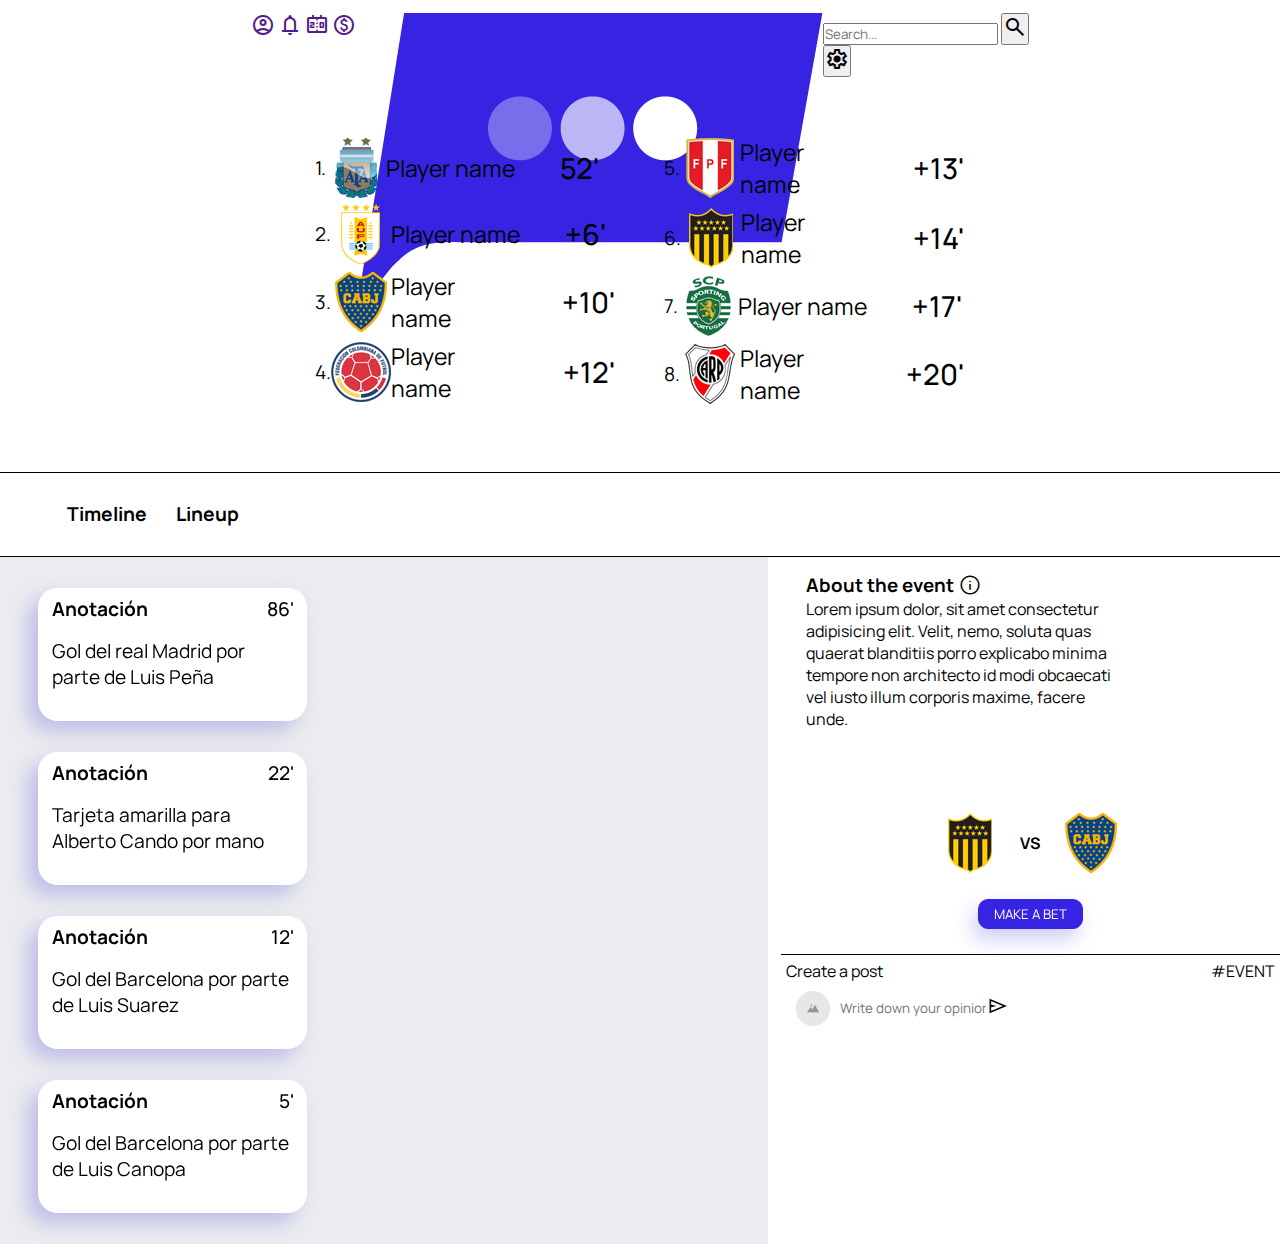
<file: event-by-mark-loged.html>
<!DOCTYPE html>
<html lang="en">

<head>
    <meta charset="UTF-8">
    <meta http-equiv="X-UA-Compatible" content="IE=edge">
    <meta name="viewport" content="width=device-width, initial-scale=1.0">
    <link rel="stylesheet"
        href="https://fonts.googleapis.com/css2?family=Material+Symbols+Outlined:opsz,wght,FILL,GRAD@20..48,100..700,0..1,-50..200" />
    <link rel="stylesheet" href="/assets/css/event-by-mark.css">
    <title>Document</title>
</head>

<body>
    <main>
        <header>

            <nav>
                
                <div class="log-in-header-nav-container-1">
        
                    <a href=""><span class="material-symbols-outlined">account_circle</span></a>
                    <a href=""><span class="material-symbols-outlined">notifications</span></a>
                    <a href=""><span class="material-symbols-outlined">scoreboard</span></a>
                    <a href=""><span class="material-symbols-outlined">monetization_on</span></a>
        
                </div>
        
                <a href="" class="nav-logo"><img src="./assets/img/logo/Recurso 20.png"></a>
        
                <div class="log-in-header-nav-container-2">
        
                    <form action="" class="nav-searchbar">
        
                        <input type="text" placeholder="Search..." name="search">
                        <button type="submit"><span class="material-symbols-outlined">search</span></button>
        
                    </form>
        
                    <button><span class="material-symbols-outlined">settings</span></button></li>
                    
                </div>
        
            </nav>
        
        </header>

        <section class="resultDisplay">
            <ul>
                <li>1.
                    <img src="./assets/img/photos/team-logos/60px/argentina.png">
                    <p class="name">Player name</p>
                    <p class="time">52'</p>
                </li>
                <li>2.
                    <img src="./assets/img/photos/team-logos/60px/uruguay.png">
                    <p class="name">Player name</p>
                    <p class="time">+6'</p>
                </li>
                <li>3.
                    <img src="./assets/img/photos/team-logos/60px/boca.png">
                    <p class="name">Player name</p>
                    <p class="time">+10'</p>
                </li>
                <li>4.
                    <img src="./assets/img/photos/team-logos/60px/colombia.png">
                    <p class="name">Player name</p>
                    <p class="time">+12'</p>
                </li>
            </ul>
            <ul>
                <li>5.
                    <img src="./assets/img/photos/team-logos/60px/peru.png">
                    <p class="name">Player name</p>
                    <p class="time">+13'</p>
                </li>
                <li>6.
                    <img src="./assets/img/photos/team-logos/60px/peñarol.png">
                    <p class="name">Player name</p>
                    <p class="time">+14'</p>
                </li>
                <li>7.
                    <img src="./assets/img/photos/team-logos/60px/portugal.png">
                    <p class="name">Player name</p>
                    <p class="time">+17'</p>
                </li>
                <li>8.
                    <img src="./assets/img/photos/team-logos/60px/river.png">
                    <p class="name">Player name</p>
                    <p class="time">+20'</p>
                </li>
            </ul>
        </section>
        <section class="innerNav">
            <ul>
                <li>Timeline</li>
                <li>Lineup</li>
            </ul>
        </section>
        <section class="display">
            <div class="renderArea">
                <div class="card">
                    <div class="title">
                        <p>Anotación</p>
                        <p class="minuto">86'</p>
                    </div>
                    <p class="info">Gol del real Madrid por parte de Luis Peña</p>
                </div>
                <div class="card">
                    <div class="title">
                        <p>Anotación</p>
                        <p class="minuto">22'</p>
                    </div>
                    <p class="info">Tarjeta amarilla para Alberto Cando por mano</p>
                </div>
                <div class="card">
                    <div class="title">
                        <p>Anotación</p>
                        <p class="minuto">12'</p>
                    </div>
                    <p class="info">Gol del Barcelona por parte de Luis Suarez</p>
                </div>
                <div class="card">
                    <div class="title">
                        <p>Anotación</p>
                        <p class="minuto">5'</p>
                    </div>
                    <p class="info">Gol del Barcelona por parte de Luis Canopa</p>
                </div>
            </div>
            <div class="sideData">
                <div class="about">
                    <h3>About the event<span class="material-symbols-outlined">
                            info
                        </span></h3>
                    <p>Lorem ipsum dolor, sit amet consectetur adipisicing elit. Velit, nemo, soluta quas quaerat
                        blanditiis porro explicabo minima tempore non architecto id modi obcaecati vel iusto illum
                        corporis maxime, facere unde.</p>
                </div>
                <div class="bet">
                    <div class="vs">
                        <img src="./assets/img/photos/team-logos/60px/peñarol.png">
                        <p>VS</p>
                        <img src="./assets/img/photos/team-logos/60px/boca.png">
                    </div>
                    <button>MAKE A BET</button>
                </div>
                <div class="post">
                    <div class="cta">
                        <p>Create a post</p>
                        <p>#EVENT</p>
                    </div>
                    <form>
                        <img src="./assets/img/placeholder.png">
                        <input type="text" placeholder="Write down your opinion here.">
                        <button> <span class="material-symbols-outlined">
                                send
                            </span></button>
                    </form>
                </div>
            </div>
        </section>
    </main>
</body>

</html>
</file>
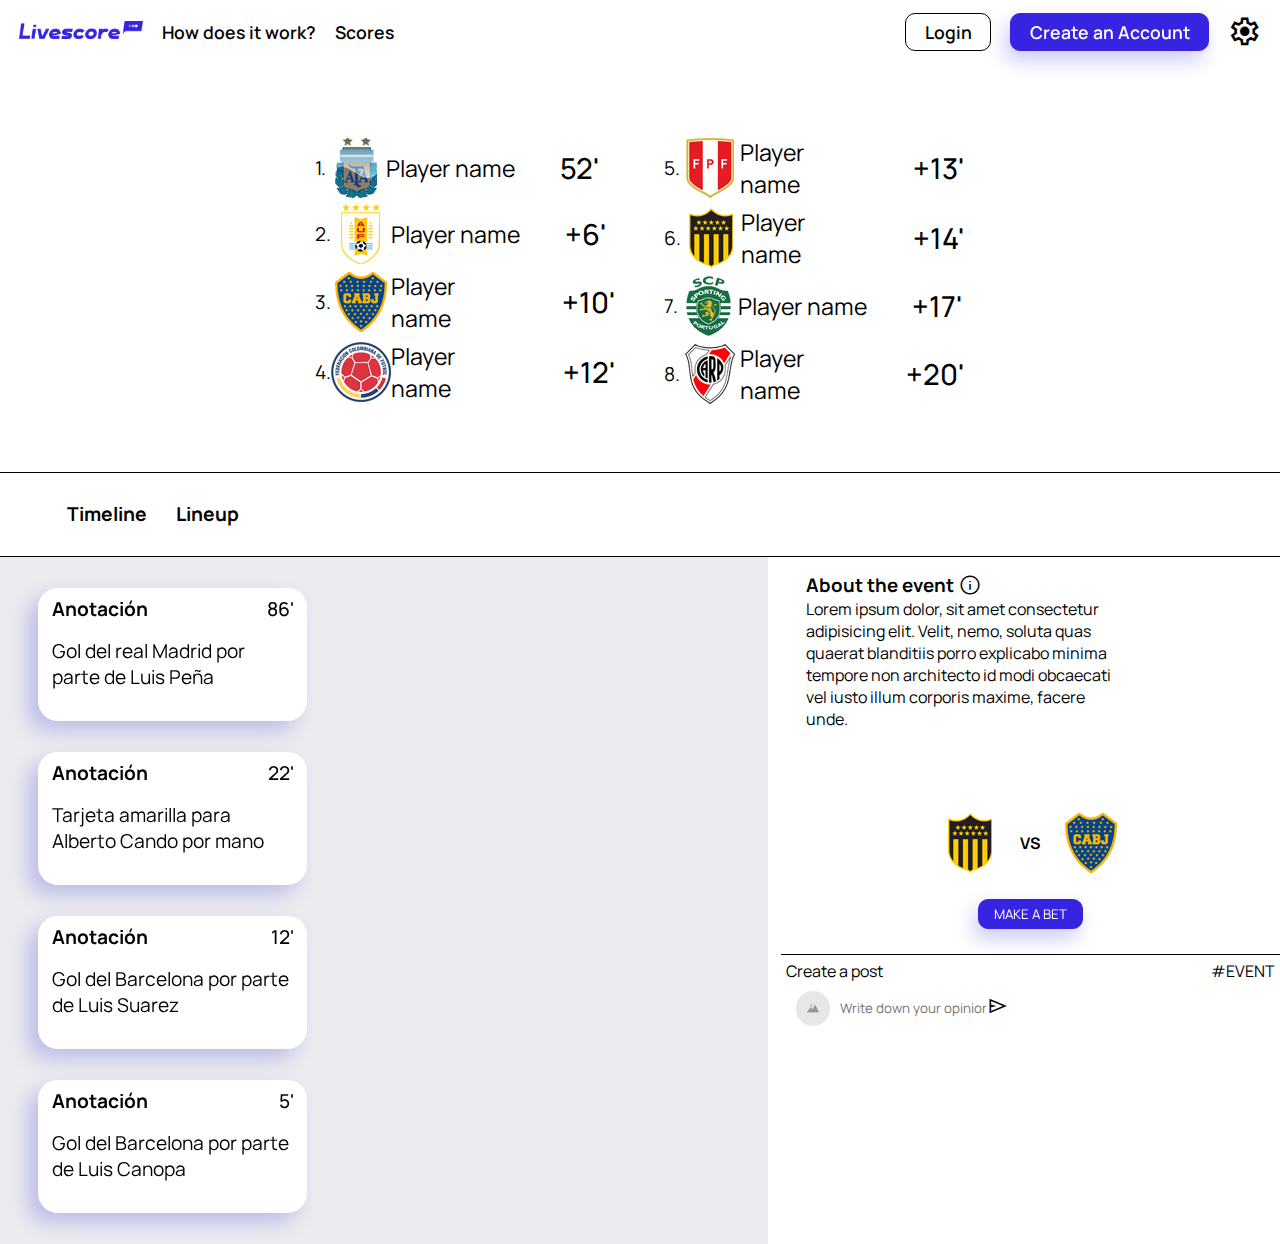
<file: event-by-mark.html>
<!DOCTYPE html>
<html lang="en">

<head>
    <meta charset="UTF-8">
    <meta http-equiv="X-UA-Compatible" content="IE=edge">
    <meta name="viewport" content="width=device-width, initial-scale=1.0">
    <link rel="stylesheet"
        href="https://fonts.googleapis.com/css2?family=Material+Symbols+Outlined:opsz,wght,FILL,GRAD@20..48,100..700,0..1,-50..200" />
    <link rel="stylesheet" href="./assets/css/event-by-mark.css">
    <title>Document</title>
</head>

<body>
    <main>
        <header>

            <nav>

                <div class="header-nav-container-1">

                    <a href=""><img src="./assets/img/logo/Recurso 19.png"></a>
                    <a href="">How does it work?</a>
                    <a href="">Scores</a>

                </div>

                <div class="header-nav-container-2">

                    <a href="" class="login-btn">Login</a>
                    <a href="" class="signup-btn">Create an Account</a>
                    <button><span class="material-symbols-outlined">settings</span></button></li>

                </div>

            </nav>

        </header>

        <section class="resultDisplay">
            <ul>
                <li>1.
                    <img src="./assets/img/photos/team-logos/60px/argentina.png">
                    <p class="name">Player name</p>
                    <p class="time">52'</p>
                </li>
                <li>2.
                    <img src="./assets/img/photos/team-logos/60px/uruguay.png">
                    <p class="name">Player name</p>
                    <p class="time">+6'</p>
                </li>
                <li>3.
                    <img src="./assets/img/photos/team-logos/60px/boca.png">
                    <p class="name">Player name</p>
                    <p class="time">+10'</p>
                </li>
                <li>4.
                    <img src="./assets/img/photos/team-logos/60px/colombia.png">
                    <p class="name">Player name</p>
                    <p class="time">+12'</p>
                </li>
            </ul>
            <ul>
                <li>5.
                    <img src="./assets/img/photos/team-logos/60px/peru.png">
                    <p class="name">Player name</p>
                    <p class="time">+13'</p>
                </li>
                <li>6.
                    <img src="./assets/img/photos/team-logos/60px/peñarol.png">
                    <p class="name">Player name</p>
                    <p class="time">+14'</p>
                </li>
                <li>7.
                    <img src="./assets/img/photos/team-logos/60px/portugal.png">
                    <p class="name">Player name</p>
                    <p class="time">+17'</p>
                </li>
                <li>8.
                    <img src="./assets/img/photos/team-logos/60px/river.png">
                    <p class="name">Player name</p>
                    <p class="time">+20'</p>
                </li>
            </ul>
        </section>
        <section class="innerNav">
            <ul>
                <li>Timeline</li>
                <li>Lineup</li>
            </ul>
        </section>
        <section class="display">
            <div class="renderArea">
                <div class="card">
                    <div class="title">
                        <p>Anotación</p>
                        <p class="minuto">86'</p>
                    </div>
                    <p class="info">Gol del real Madrid por parte de Luis Peña</p>
                </div>
                <div class="card">
                    <div class="title">
                        <p>Anotación</p>
                        <p class="minuto">22'</p>
                    </div>
                    <p class="info">Tarjeta amarilla para Alberto Cando por mano</p>
                </div>
                <div class="card">
                    <div class="title">
                        <p>Anotación</p>
                        <p class="minuto">12'</p>
                    </div>
                    <p class="info">Gol del Barcelona por parte de Luis Suarez</p>
                </div>
                <div class="card">
                    <div class="title">
                        <p>Anotación</p>
                        <p class="minuto">5'</p>
                    </div>
                    <p class="info">Gol del Barcelona por parte de Luis Canopa</p>
                </div>
            </div>
            <div class="sideData">
                <div class="about">
                    <h3>About the event<span class="material-symbols-outlined">
                            info
                        </span></h3>
                    <p>Lorem ipsum dolor, sit amet consectetur adipisicing elit. Velit, nemo, soluta quas quaerat
                        blanditiis porro explicabo minima tempore non architecto id modi obcaecati vel iusto illum
                        corporis maxime, facere unde.</p>
                </div>
                <div class="bet">
                    <div class="vs">
                        <img src="./assets/img/photos/team-logos/60px/peñarol.png">
                        <p>VS</p>
                        <img src="./assets/img/photos/team-logos/60px/boca.png">
                    </div>
                    <button>MAKE A BET</button>
                </div>
                <div class="post">
                    <div class="cta">
                        <p>Create a post</p>
                        <p>#EVENT</p>
                    </div>
                    <form>
                        <img src="./assets/img/placeholder.png">
                        <input type="text" placeholder="Write down your opinion here.">
                        <button> <span class="material-symbols-outlined">
                                send
                            </span></button>
                    </form>
                </div>
            </div>
        </section>
    </main>
</body>

</html>
</file>
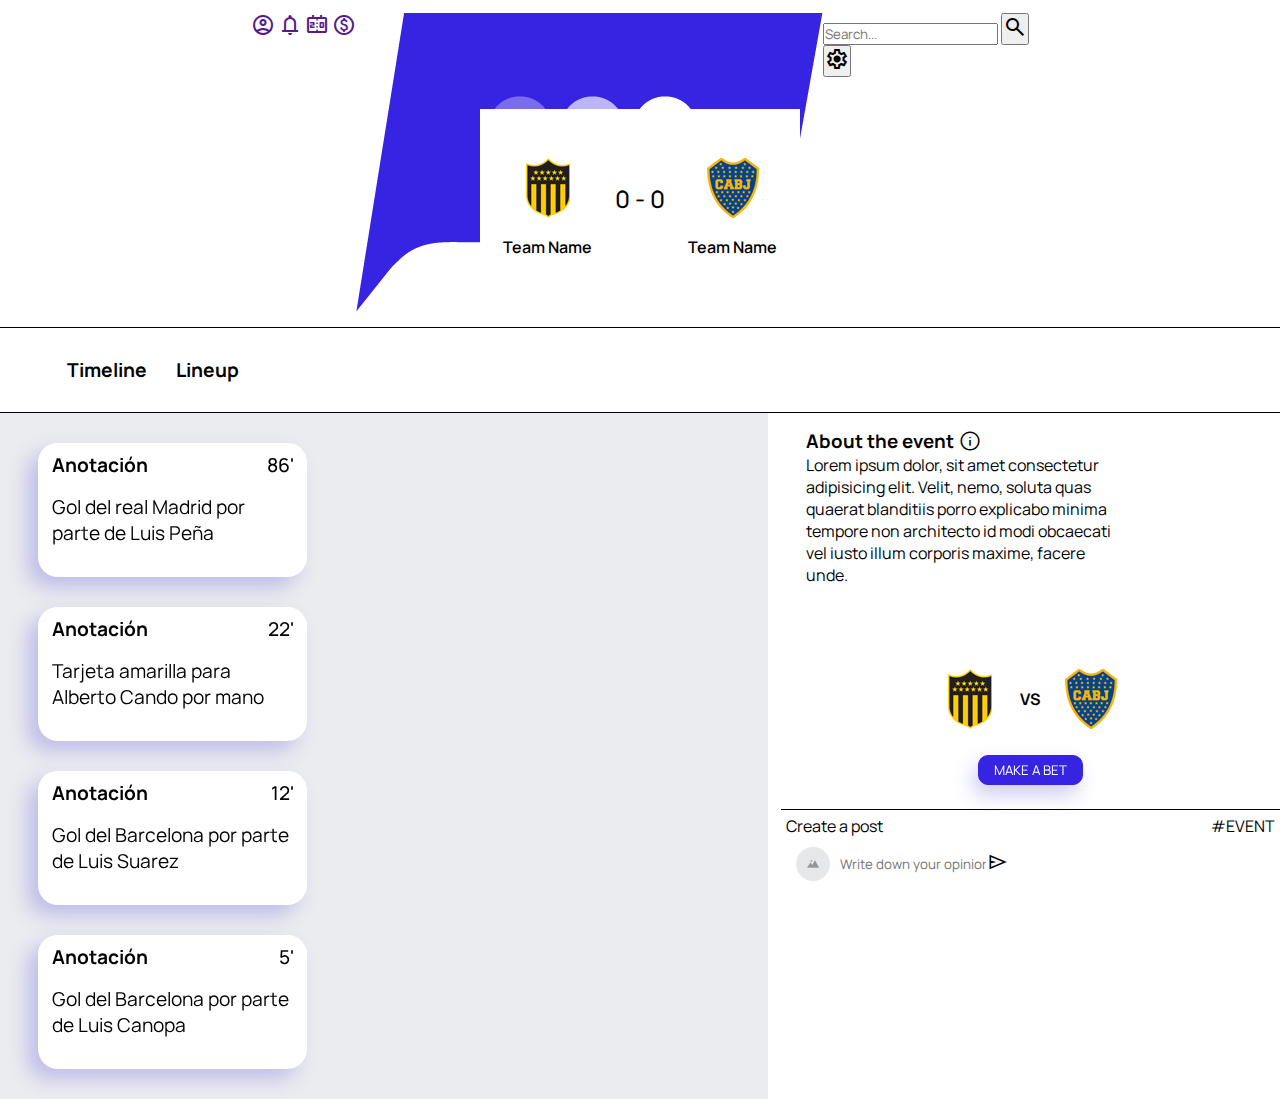
<file: event-by-score-loged.html>
<!DOCTYPE html>
<html lang="en">

<head>
    <meta charset="UTF-8">
    <meta http-equiv="X-UA-Compatible" content="IE=edge">
    <meta name="viewport" content="width=device-width, initial-scale=1.0">
    <link rel="stylesheet"
        href="https://fonts.googleapis.com/css2?family=Material+Symbols+Outlined:opsz,wght,FILL,GRAD@20..48,100..700,0..1,-50..200" />
    <link rel="stylesheet" href="./assets/css/event-by-score-css.css">
    <title>Document</title>
</head>

<body>
    <main>
        <header>

            <nav>
                
                <div class="log-in-header-nav-container-1">
        
                    <a href=""><span class="material-symbols-outlined">account_circle</span></a>
                    <a href=""><span class="material-symbols-outlined">notifications</span></a>
                    <a href=""><span class="material-symbols-outlined">scoreboard</span></a>
                    <a href=""><span class="material-symbols-outlined">monetization_on</span></a>
        
                </div>
        
                <a href="" class="nav-logo"><img src="./assets/img/logo/Recurso 20.png"></a>
        
                <div class="log-in-header-nav-container-2">
        
                    <form action="" class="nav-searchbar">
        
                        <input type="text" placeholder="Search..." name="search">
                        <button type="submit"><span class="material-symbols-outlined">search</span></button>
        
                    </form>
        
                    <button><span class="material-symbols-outlined">settings</span></button></li>
                    
                </div>
        
            </nav>
        
        </header>
        
        <section class="resultDisplay">
            <div class="event-container">
            
                <div class="event-holder">
            
                    <div class="team-holder">
            
                        <img src="./assets/img/photos/team-logos/60px/peñarol.png" class="team-logo">
                        <a href="" class="team-name">Team Name</a>
            
                    </div>
            
                    <div class="score-holder">
            
                        <p class="event-score">0 - 0</p>
            
                    </div>
            
                    <div class="team-holder">
            
                        <img src="./assets/img/photos/team-logos/60px/boca.png" class="team-logo">
                        <a href="" class="team-name">Team Name</a>
                        
                    </div>
            
                </div>
            
            </div>
        </section>
        <section class="innerNav">
            <ul>
                <li>Timeline</li>
                <li>Lineup</li>
            </ul>
        </section>
        <section class="display">
            <div class="renderArea">
                <div class="card">
                    <div class="title">
                        <p>Anotación</p>
                        <p class="minuto">86'</p>
                    </div>
                    <p class="info">Gol del real Madrid por parte de Luis Peña</p>
                </div>
                <div class="card">
                    <div class="title">
                        <p>Anotación</p>
                        <p class="minuto">22'</p>
                    </div>
                    <p class="info">Tarjeta amarilla para Alberto Cando por mano</p>
                </div>
                <div class="card">
                    <div class="title">
                        <p>Anotación</p>
                        <p class="minuto">12'</p>
                    </div>
                    <p class="info">Gol del Barcelona por parte de Luis Suarez</p>
                </div>
                <div class="card">
                    <div class="title">
                        <p>Anotación</p>
                        <p class="minuto">5'</p>
                    </div>
                    <p class="info">Gol del Barcelona por parte de Luis Canopa</p>
                </div>
            </div>
            <div class="sideData">
                <div class="about">
                    <h3>About the event<span class="material-symbols-outlined">
                            info
                        </span></h3>
                    <p>Lorem ipsum dolor, sit amet consectetur adipisicing elit. Velit, nemo, soluta quas quaerat
                        blanditiis porro explicabo minima tempore non architecto id modi obcaecati vel iusto illum
                        corporis maxime, facere unde.</p>
                </div>
                <div class="bet">
                    <div class="vs">
                        <img src="./assets/img/photos/team-logos/60px/peñarol.png">
                        <p>VS</p>
                        <img src="./assets/img/photos/team-logos/60px/boca.png">
                    </div>
                    <button>MAKE A BET</button>
                </div>
                <div class="post">
                    <div class="cta"><p>Create a post</p> <p>#EVENT</p></div>
                    <form>
                        <img src="./assets/img/placeholder.png">
                        <input type="text" placeholder="Write down your opinion here.">
                        <button>  <span class="material-symbols-outlined">
                            send
                            </span></button>
                    </form>
                </div>
            </div>
        </section>
    </main>
</body>

</html>
</file>
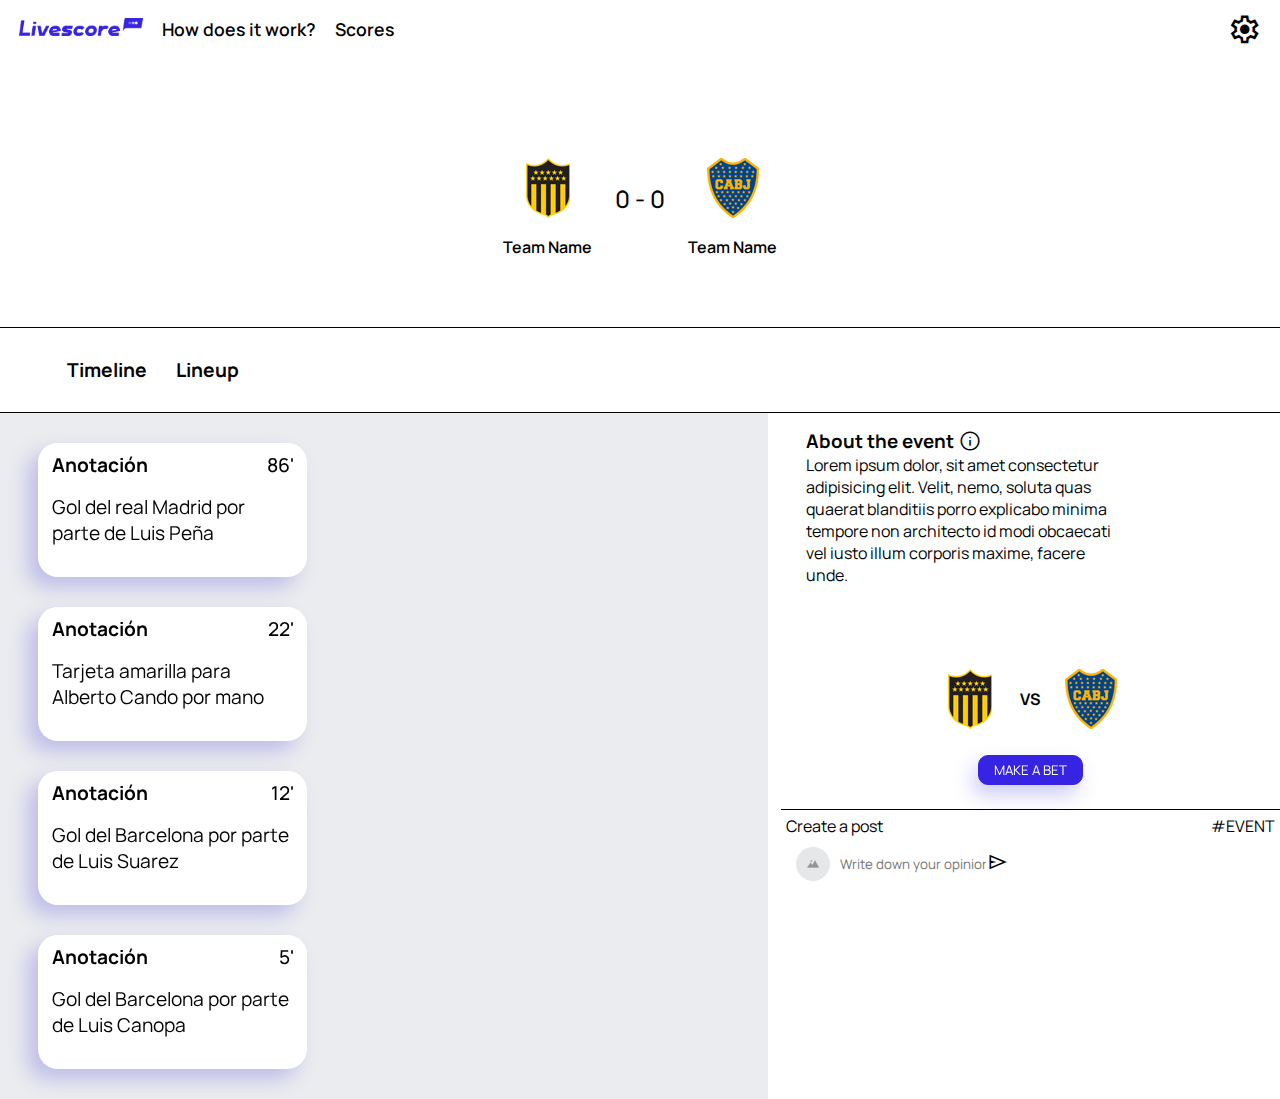
<file: event-by-score.html>
<!DOCTYPE html>
<html lang="en">

<head>
    <meta charset="UTF-8">
    <meta http-equiv="X-UA-Compatible" content="IE=edge">
    <meta name="viewport" content="width=device-width, initial-scale=1.0">
    <link rel="stylesheet"
        href="https://fonts.googleapis.com/css2?family=Material+Symbols+Outlined:opsz,wght,FILL,GRAD@20..48,100..700,0..1,-50..200" />
    <link rel="stylesheet" href="./assets/css/event-by-score-css.css">
    <title>Document</title>
</head>

<body>
    <main>
        <header>
            <nav>
                
                <div class="header-nav-container-1">
                    <a href="asd123"><img src="./assets/img/logo/Recurso 19.png"></a>
                    <a href="">How does it work?</a>
                    <a href="">Scores</a>
                </div>
    
                <div class="header-nav-container-2">
                    <button><span class="material-symbols-outlined">settings</span></button></li>
                </div>
    
            </nav>
        </header>
        
        <section class="resultDisplay">
            <div class="event-container">
            
                <div class="event-holder">
            
                    <div class="team-holder">
            
                        <img src="./assets/img/photos/team-logos/60px/peñarol.png" class="team-logo">
                        <a href="" class="team-name">Team Name</a>
            
                    </div>
            
                    <div class="score-holder">
            
                        <p class="event-score">0 - 0</p>
            
                    </div>
            
                    <div class="team-holder">
            
                        <img src="./assets/img/photos/team-logos/60px/boca.png" class="team-logo">
                        <a href="" class="team-name">Team Name</a>
                        
                    </div>
            
                </div>
            
            </div>
        </section>
        <section class="innerNav">
            <ul>
                <li>Timeline</li>
                <li>Lineup</li>
            </ul>
        </section>
        <section class="display">
            <div class="renderArea">
                <div class="card">
                    <div class="title">
                        <p>Anotación</p>
                        <p class="minuto">86'</p>
                    </div>
                    <p class="info">Gol del real Madrid por parte de Luis Peña</p>
                </div>
                <div class="card">
                    <div class="title">
                        <p>Anotación</p>
                        <p class="minuto">22'</p>
                    </div>
                    <p class="info">Tarjeta amarilla para Alberto Cando por mano</p>
                </div>
                <div class="card">
                    <div class="title">
                        <p>Anotación</p>
                        <p class="minuto">12'</p>
                    </div>
                    <p class="info">Gol del Barcelona por parte de Luis Suarez</p>
                </div>
                <div class="card">
                    <div class="title">
                        <p>Anotación</p>
                        <p class="minuto">5'</p>
                    </div>
                    <p class="info">Gol del Barcelona por parte de Luis Canopa</p>
                </div>
            </div>
            <div class="sideData">
                <div class="about">
                    <h3>About the event<span class="material-symbols-outlined">
                            info
                        </span></h3>
                    <p>Lorem ipsum dolor, sit amet consectetur adipisicing elit. Velit, nemo, soluta quas quaerat
                        blanditiis porro explicabo minima tempore non architecto id modi obcaecati vel iusto illum
                        corporis maxime, facere unde.</p>
                </div>
                <div class="bet">
                    <div class="vs">
                        <img src="./assets/img/photos/team-logos/60px/peñarol.png">
                        <p>VS</p>
                        <img src="./assets/img/photos/team-logos/60px/boca.png">
                    </div>
                    <button>MAKE A BET</button>
                </div>
                <div class="post">
                    <div class="cta"><p>Create a post</p> <p>#EVENT</p></div>
                    <form>
                        <img src="./assets/img/placeholder.png">
                        <input type="text" placeholder="Write down your opinion here.">
                        <button>  <span class="material-symbols-outlined">
                            send
                            </span></button>
                    </form>
                </div>
            </div>
        </section>
    </main>
</body>

</html>
</file>
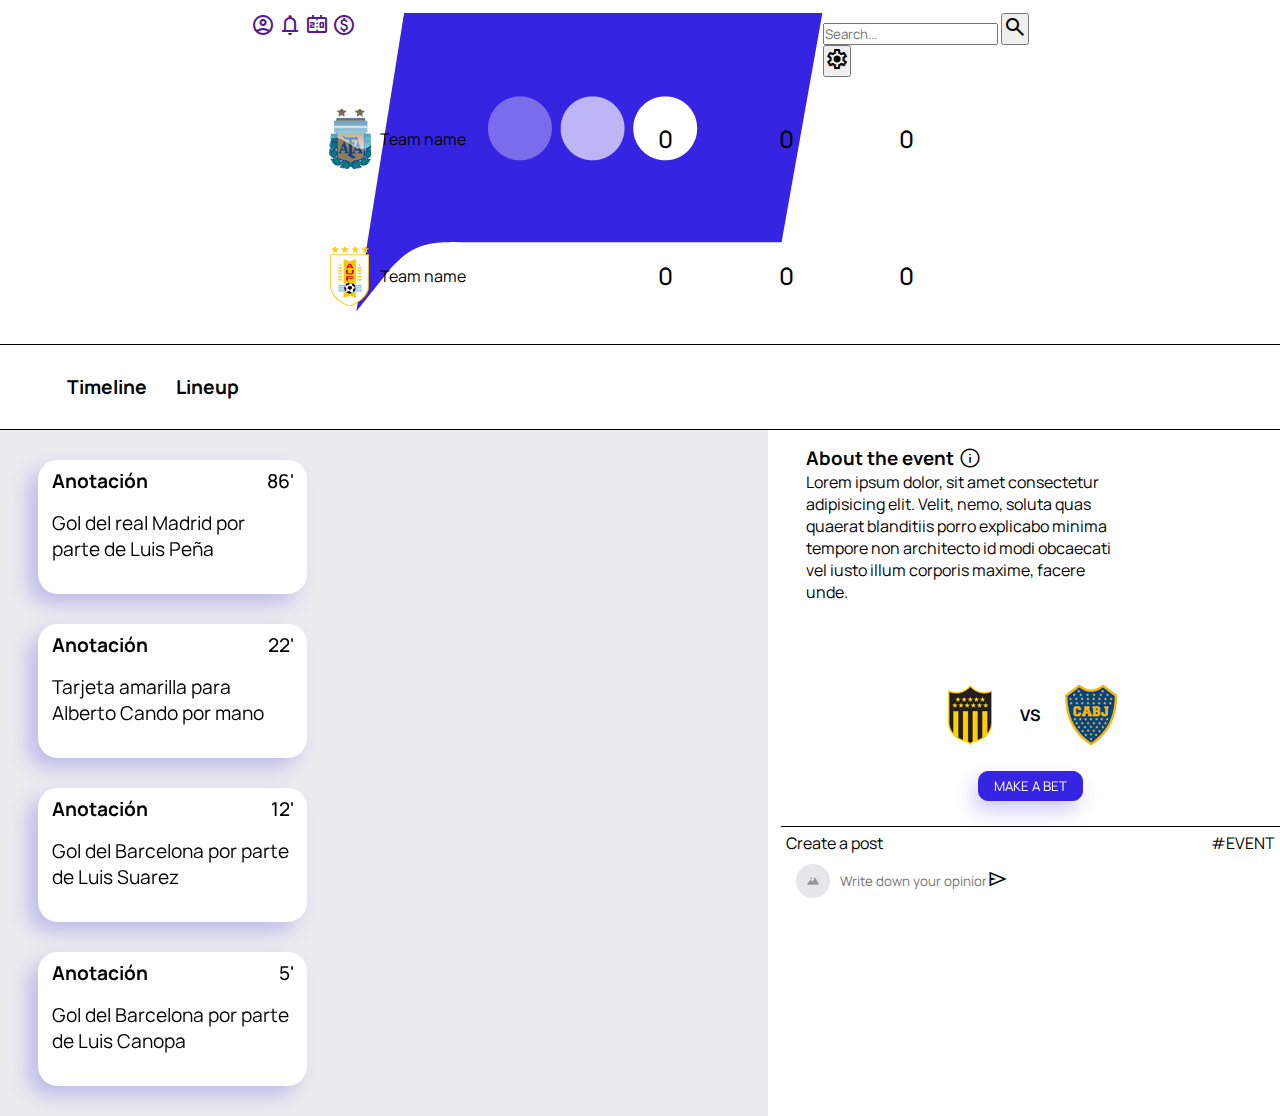
<file: event-by-set-loged.html>
<!DOCTYPE html>
<html lang="en">

<head>
    <meta charset="UTF-8">
    <meta http-equiv="X-UA-Compatible" content="IE=edge">
    <meta name="viewport" content="width=device-width, initial-scale=1.0">
    <link rel="stylesheet"
        href="https://fonts.googleapis.com/css2?family=Material+Symbols+Outlined:opsz,wght,FILL,GRAD@20..48,100..700,0..1,-50..200" />
    <link rel="stylesheet" href="./assets/css/event-by-set.css">
    <title>Document</title>
</head>

<body>
    <main>
        <header>

            <nav>
                
                <div class="log-in-header-nav-container-1">
        
                    <a href=""><span class="material-symbols-outlined">account_circle</span></a>
                    <a href=""><span class="material-symbols-outlined">notifications</span></a>
                    <a href=""><span class="material-symbols-outlined">scoreboard</span></a>
                    <a href=""><span class="material-symbols-outlined">monetization_on</span></a>
        
                </div>
        
                <a href="" class="nav-logo"><img src="./assets/img/logo/Recurso 20.png"></a>
        
                <div class="log-in-header-nav-container-2">
        
                    <form action="" class="nav-searchbar">
        
                        <input type="text" placeholder="Search..." name="search">
                        <button type="submit"><span class="material-symbols-outlined">search</span></button>
        
                    </form>
        
                    <button><span class="material-symbols-outlined">settings</span></button></li>
                    
                </div>
        
            </nav>
        
        </header>
        
        <section class="resultDisplay">
         <div class="player">
            <img src="./assets/img/photos/team-logos/60px/argentina.png">
            <p>Team name</p>
            <ul>
                <li>0</li>
                <li>0</li>
                <li>0</li>
            </ul>
         </div>
         <div class="player">
            <img src="./assets/img/photos/team-logos/60px/uruguay.png">
            <p>Team name</p>
            <ul>
                <li>0</li>
                <li>0</li>
                <li>0</li>
            </ul>
         </div>
        </div>
        </section>
        <section class="innerNav">
            <ul>
                <li>Timeline</li>
                <li>Lineup</li>
            </ul>
        </section>
        <section class="display">
            <div class="renderArea">
                <div class="card">
                    <div class="title">
                        <p>Anotación</p>
                        <p class="minuto">86'</p>
                    </div>
                    <p class="info">Gol del real Madrid por parte de Luis Peña</p>
                </div>
                <div class="card">
                    <div class="title">
                        <p>Anotación</p>
                        <p class="minuto">22'</p>
                    </div>
                    <p class="info">Tarjeta amarilla para Alberto Cando por mano</p>
                </div>
                <div class="card">
                    <div class="title">
                        <p>Anotación</p>
                        <p class="minuto">12'</p>
                    </div>
                    <p class="info">Gol del Barcelona por parte de Luis Suarez</p>
                </div>
                <div class="card">
                    <div class="title">
                        <p>Anotación</p>
                        <p class="minuto">5'</p>
                    </div>
                    <p class="info">Gol del Barcelona por parte de Luis Canopa</p>
                </div>
            </div>
            <div class="sideData">
                <div class="about">
                    <h3>About the event<span class="material-symbols-outlined">
                            info
                        </span></h3>
                    <p>Lorem ipsum dolor, sit amet consectetur adipisicing elit. Velit, nemo, soluta quas quaerat
                        blanditiis porro explicabo minima tempore non architecto id modi obcaecati vel iusto illum
                        corporis maxime, facere unde.</p>
                </div>
                <div class="bet">
                    <div class="vs">
                        <img src="./assets/img/photos/team-logos/60px/peñarol.png">
                        <p>VS</p>
                        <img src="./assets/img/photos/team-logos/60px/boca.png">
                    </div>
                    <button>MAKE A BET</button>
                </div>
                <div class="post">
                    <div class="cta"><p>Create a post</p> <p>#EVENT</p></div>
                    <form>
                        <img src="./assets/img/placeholder.png">
                        <input type="text" placeholder="Write down your opinion here.">
                        <button>  <span class="material-symbols-outlined">
                            send
                            </span></button>
                    </form>
                </div>
            </div>
        </section>
    </main>
</body>

</html>
</file>
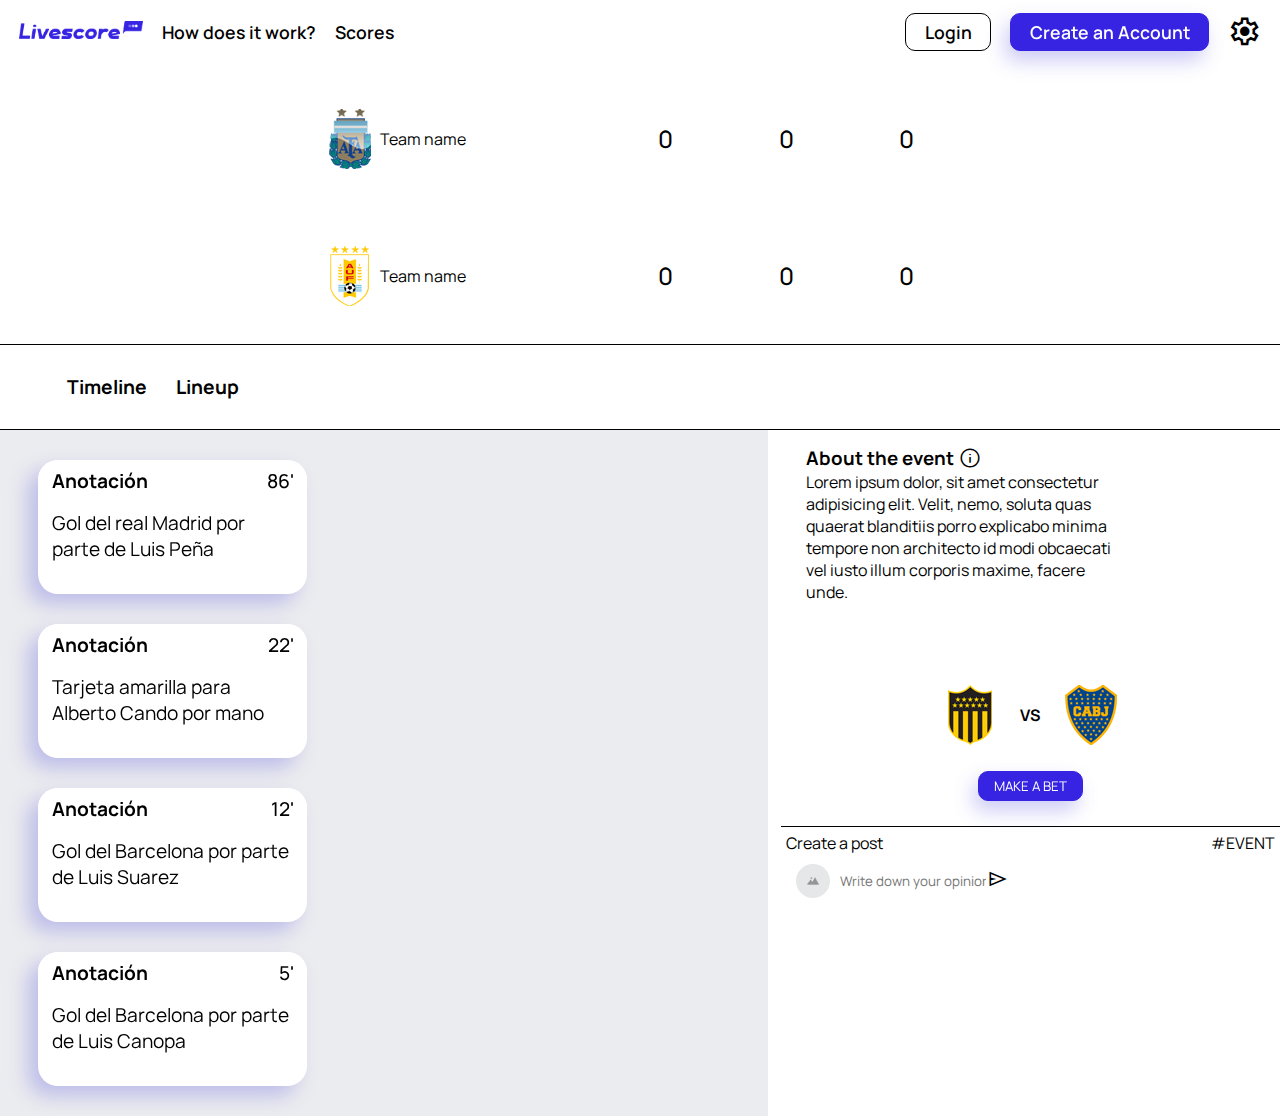
<file: event-by-set.html>
<!DOCTYPE html>
<html lang="en">

<head>
    <meta charset="UTF-8">
    <meta http-equiv="X-UA-Compatible" content="IE=edge">
    <meta name="viewport" content="width=device-width, initial-scale=1.0">
    <link rel="stylesheet"
        href="https://fonts.googleapis.com/css2?family=Material+Symbols+Outlined:opsz,wght,FILL,GRAD@20..48,100..700,0..1,-50..200" />
    <link rel="stylesheet" href="./assets/css/event-by-set.css">
    <title>Document</title>
</head>

<body>
    <main>
        <header>

            <nav>
                
                <div class="header-nav-container-1">
        
                    <a href=""><img src="./assets/img/logo/Recurso 19.png"></a>
                    <a href="">How does it work?</a>
                    <a href="">Scores</a>
        
                </div>
        
                <div class="header-nav-container-2">
        
                    <a href="" class="login-btn">Login</a>
                    <a href="" class="signup-btn">Create an Account</a>
                    <button><span class="material-symbols-outlined">settings</span></button></li>
                    
                </div>
        
            </nav>
        
        </header>
        
        <section class="resultDisplay">
         <div class="player">
            <img src="./assets/img/photos/team-logos/60px/argentina.png">
            <p>Team name</p>
            <ul>
                <li>0</li>
                <li>0</li>
                <li>0</li>
            </ul>
         </div>
         <div class="player">
            <img src="./assets/img/photos/team-logos/60px/uruguay.png">
            <p>Team name</p>
            <ul>
                <li>0</li>
                <li>0</li>
                <li>0</li>
            </ul>
         </div>
        </div>
        </section>
        <section class="innerNav">
            <ul>
                <li>Timeline</li>
                <li>Lineup</li>
            </ul>
        </section>
        <section class="display">
            <div class="renderArea">
                <div class="card">
                    <div class="title">
                        <p>Anotación</p>
                        <p class="minuto">86'</p>
                    </div>
                    <p class="info">Gol del real Madrid por parte de Luis Peña</p>
                </div>
                <div class="card">
                    <div class="title">
                        <p>Anotación</p>
                        <p class="minuto">22'</p>
                    </div>
                    <p class="info">Tarjeta amarilla para Alberto Cando por mano</p>
                </div>
                <div class="card">
                    <div class="title">
                        <p>Anotación</p>
                        <p class="minuto">12'</p>
                    </div>
                    <p class="info">Gol del Barcelona por parte de Luis Suarez</p>
                </div>
                <div class="card">
                    <div class="title">
                        <p>Anotación</p>
                        <p class="minuto">5'</p>
                    </div>
                    <p class="info">Gol del Barcelona por parte de Luis Canopa</p>
                </div>
            </div>
            <div class="sideData">
                <div class="about">
                    <h3>About the event<span class="material-symbols-outlined">
                            info
                        </span></h3>
                    <p>Lorem ipsum dolor, sit amet consectetur adipisicing elit. Velit, nemo, soluta quas quaerat
                        blanditiis porro explicabo minima tempore non architecto id modi obcaecati vel iusto illum
                        corporis maxime, facere unde.</p>
                </div>
                <div class="bet">
                    <div class="vs">
                        <img src="./assets/img/photos/team-logos/60px/peñarol.png">
                        <p>VS</p>
                        <img src="./assets/img/photos/team-logos/60px/boca.png">
                    </div>
                    <button>MAKE A BET</button>
                </div>
                <div class="post">
                    <div class="cta"><p>Create a post</p> <p>#EVENT</p></div>
                    <form>
                        <img src="./assets/img/placeholder.png">
                        <input type="text" placeholder="Write down your opinion here.">
                        <button>  <span class="material-symbols-outlined">
                            send
                            </span></button>
                    </form>
                </div>
            </div>
        </section>
    </main>
</body>

</html>
</file>
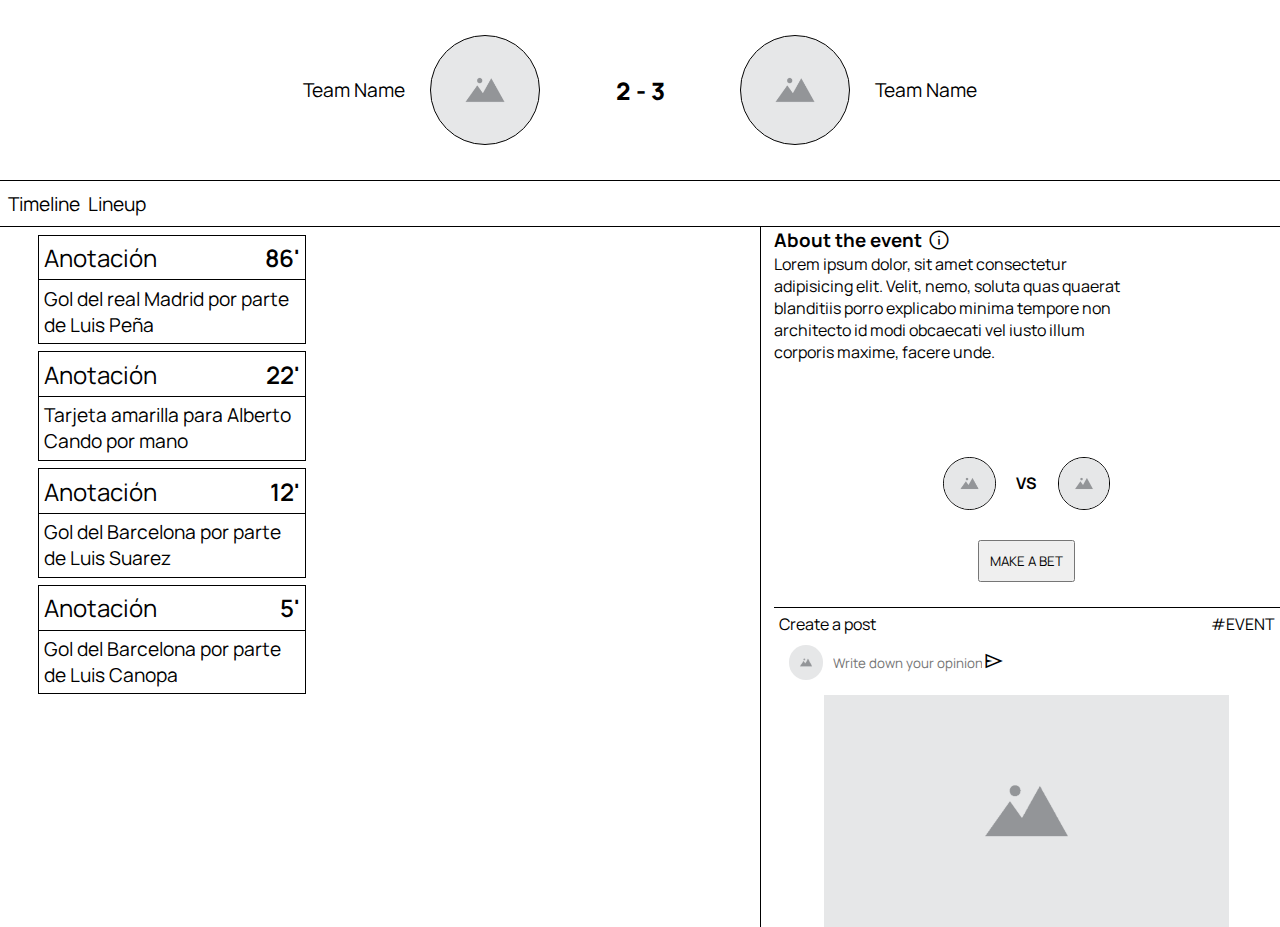
<file: eventByScore.html>
<!DOCTYPE html>
<html lang="en">

<head>
    <meta charset="UTF-8">
    <meta http-equiv="X-UA-Compatible" content="IE=edge">
    <meta name="viewport" content="width=device-width, initial-scale=1.0">
    <link rel="stylesheet"
        href="https://fonts.googleapis.com/css2?family=Material+Symbols+Outlined:opsz,wght,FILL,GRAD@20..48,100..700,0..1,-50..200" />
    <link rel="stylesheet" href="./assets/css/eventStyle.css">
    <title>Document</title>
</head>

<body>
    <main>
        <section class="resultDisplay">
            <p>Team Name</p>
            <img src="./assets/img/placeholder.png">
            <h2 id="result">2 - 3</h2>
            <img src="./assets/img/placeholder.png">
            <p>Team Name</p>
        </section>
        <section class="innerNav">
            <ul>
                <li>Timeline</li>
                <li>Lineup</li>
            </ul>
        </section>
        <section class="display">
            <div class="renderArea">
                <div class="card">
                    <div class="title">
                        <p>Anotación</p>
                        <p class="minuto">86'</p>
                    </div>
                    <p class="info">Gol del real Madrid por parte de Luis Peña</p>
                </div>
                <div class="card">
                    <div class="title">
                        <p>Anotación</p>
                        <p class="minuto">22'</p>
                    </div>
                    <p class="info">Tarjeta amarilla para Alberto Cando por mano</p>
                </div>
                <div class="card">
                    <div class="title">
                        <p>Anotación</p>
                        <p class="minuto">12'</p>
                    </div>
                    <p class="info">Gol del Barcelona por parte de Luis Suarez</p>
                </div>
                <div class="card">
                    <div class="title">
                        <p>Anotación</p>
                        <p class="minuto">5'</p>
                    </div>
                    <p class="info">Gol del Barcelona por parte de Luis Canopa</p>
                </div>
            </div>
            <div class="sideData">
                <div class="about">
                    <h3>About the event<span class="material-symbols-outlined">
                            info
                        </span></h3>
                    <p>Lorem ipsum dolor, sit amet consectetur adipisicing elit. Velit, nemo, soluta quas quaerat
                        blanditiis porro explicabo minima tempore non architecto id modi obcaecati vel iusto illum
                        corporis maxime, facere unde.</p>
                </div>
                <div class="bet">
                    <div class="vs">
                        <img src="./assets/img/placeholder.png">
                        <p>VS</p>
                        <img src="./assets/img/placeholder.png">
                    </div>
                    <button>MAKE A BET</button>
                </div>
                <div class="post">
                    <div class="cta"><p>Create a post</p> <p>#EVENT</p></div>
                    <form>
                        <img src="./assets/img/placeholder.png">
                        <input type="text" placeholder="Write down your opinion here.">
                        <button>  <span class="material-symbols-outlined">
                            send
                            </span></button>
                    </form>
                </div>
                <div class="ad">
                    <img src="assets/img/placeholder-ad.png">
                </div>
            </div>
        </section>
    </main>
</body>

</html>
</file>
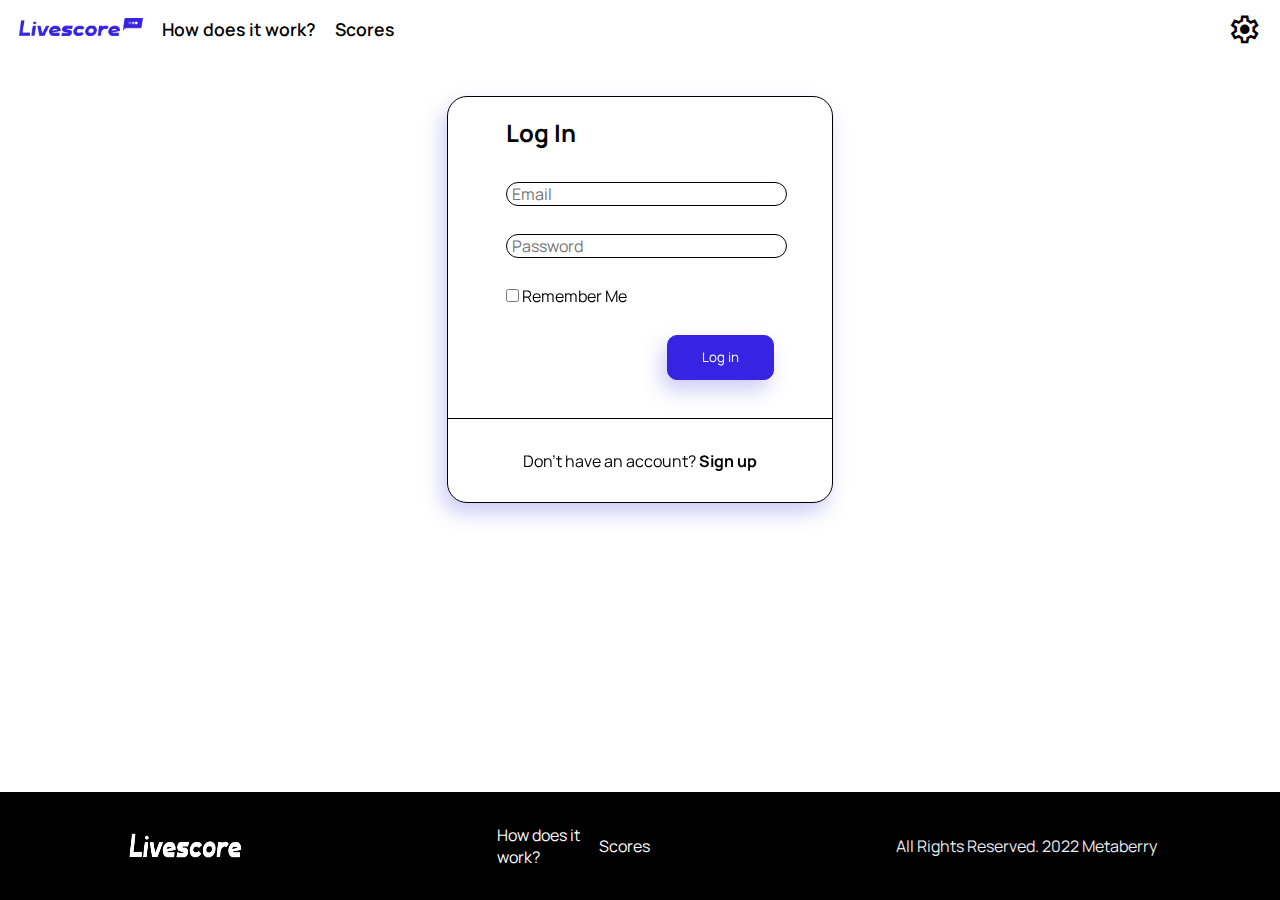
<file: log-in.html>
<!DOCTYPE html>
<html lang="en">
    <head>
        <meta charset="UTF-8">
        <meta http-equiv="X-UA-Compatible" content="IE=edge">
        <meta name="viewport" content="width=device-width, initial-scale=1.0">
        <title>Log in</title>
        <link rel="stylesheet" href="./assets/css/log-in.css">
        <link rel="stylesheet" href="https://fonts.googleapis.com/css2?family=Material+Symbols+Outlined:opsz,wght,FILL,GRAD@20..48,100..700,0..1,-50..200" />
        <link rel="icon" href="./assets/img/logo/Recurso 20.png">
    </head>

    <body> 
        <header>
            <nav>
                
                <div class="header-nav-container-1">
                    <a href=""><img src="./assets/img/logo/Recurso 19.png"></a>
                    <a href="">How does it work?</a>
                    <a href="">Scores</a>
                </div>

                <div class="header-nav-container-2">
                    <button><span class="material-symbols-outlined">settings</span></button></li>
                </div>

            </nav>
        </header>

        <div class="general">           
            <div class="main">
                
                <div class="log-in">
                    <h2>Log In</h2>
                </div>
                
                <div class="form"> 
                    <form action="log-in.php" method="post">
                        
                        <label><input class="form-input-text" type="text" name="email" id="email" placeholder="Email"></label>
                        <label><input class="form-input-text" type="password" name="password" id="password" placeholder="Password"></label>
                        <label><input type="checkbox" name="remember-me" id="remember-me"> Remember Me</label>
                        
                        <div class="div-button">
                            <input class="button" type="submit" value="Log in"> 
                        </div>
    
                    </form>
                </div>
                
                <div class="sing-up-section">
                    <p>Don't have an account? <a href="sign-up.html">Sign up</a></p>
                </div>
    
            </div>
        </div>

        <footer>
        <img src="./assets/img/logo/recurso-24.png" alt="Livescore">

        <div class="texts">
            <p>How does it work?</p>
            <p>Scores</p>
        </div>

        <p class="copyright">All Rights Reserved. 2022 Metaberry</p>
        </footer>
    
        
    </body>
</html>
</file>
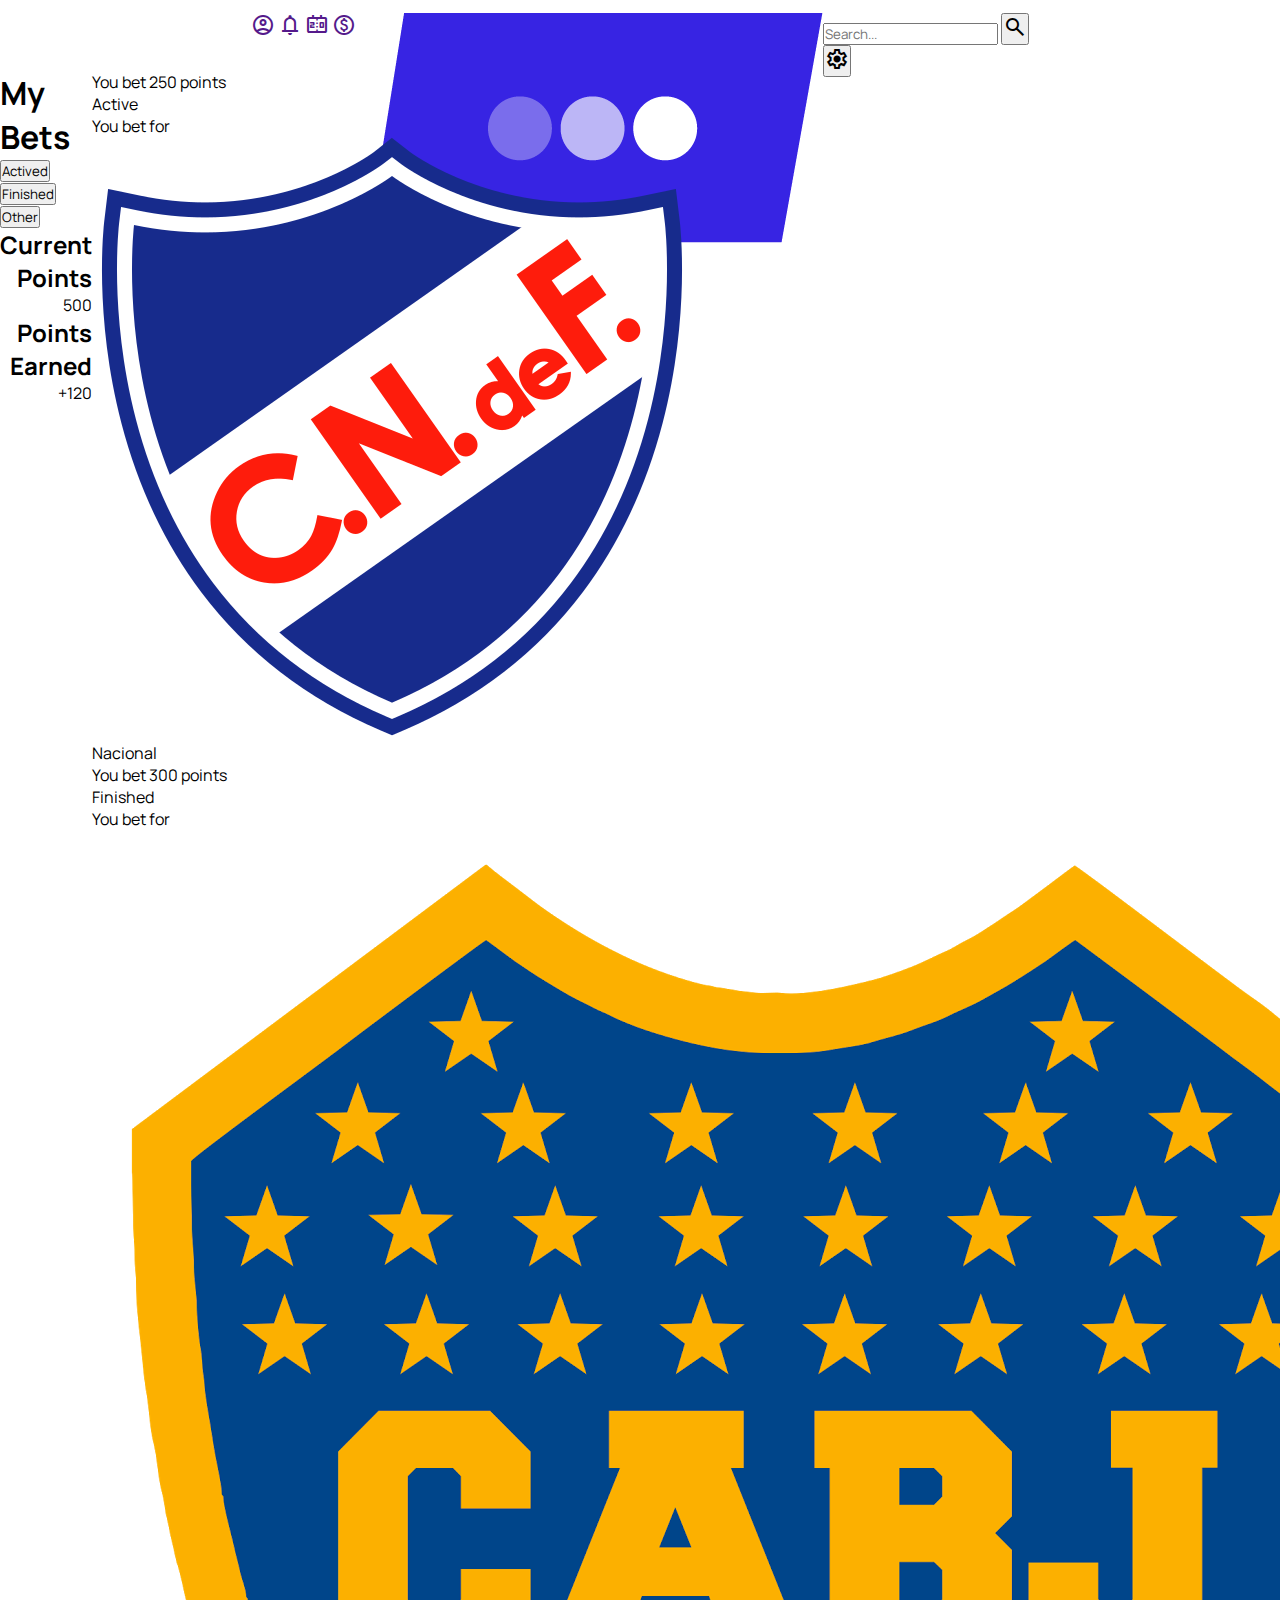
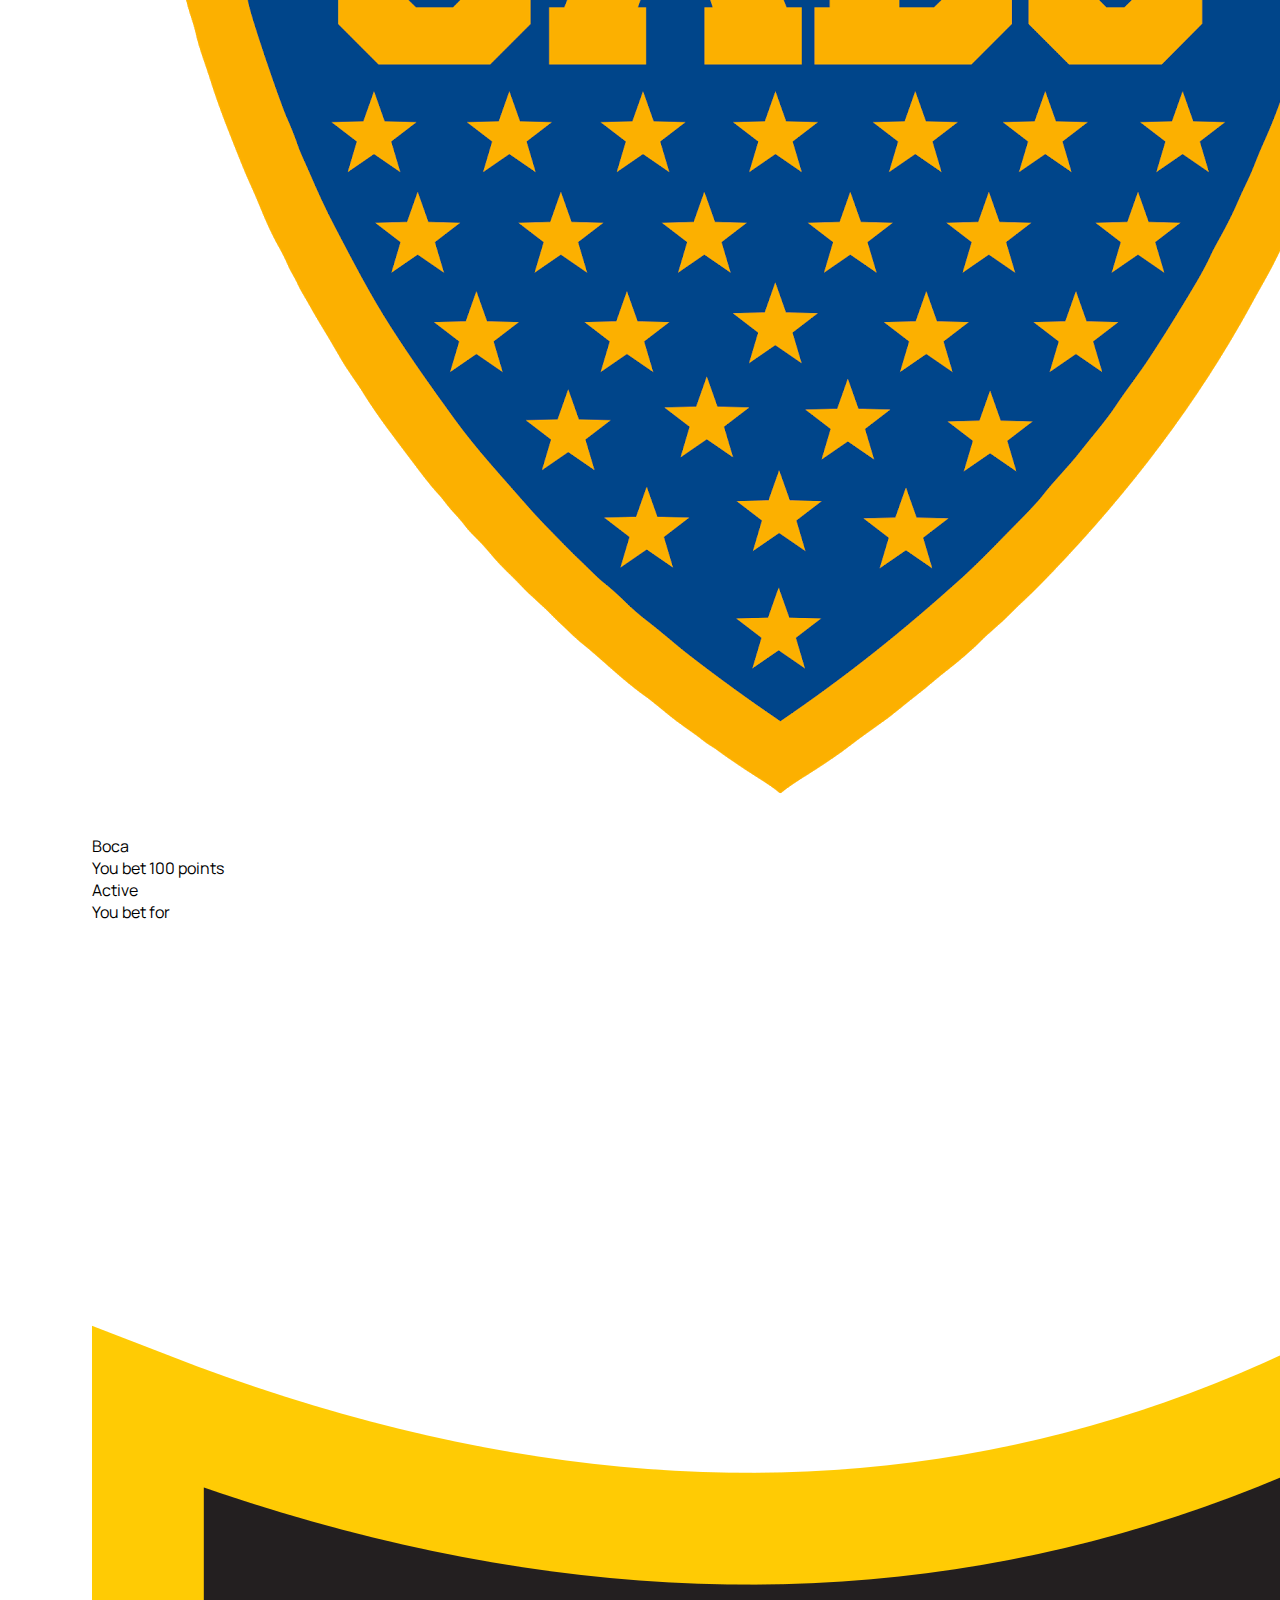
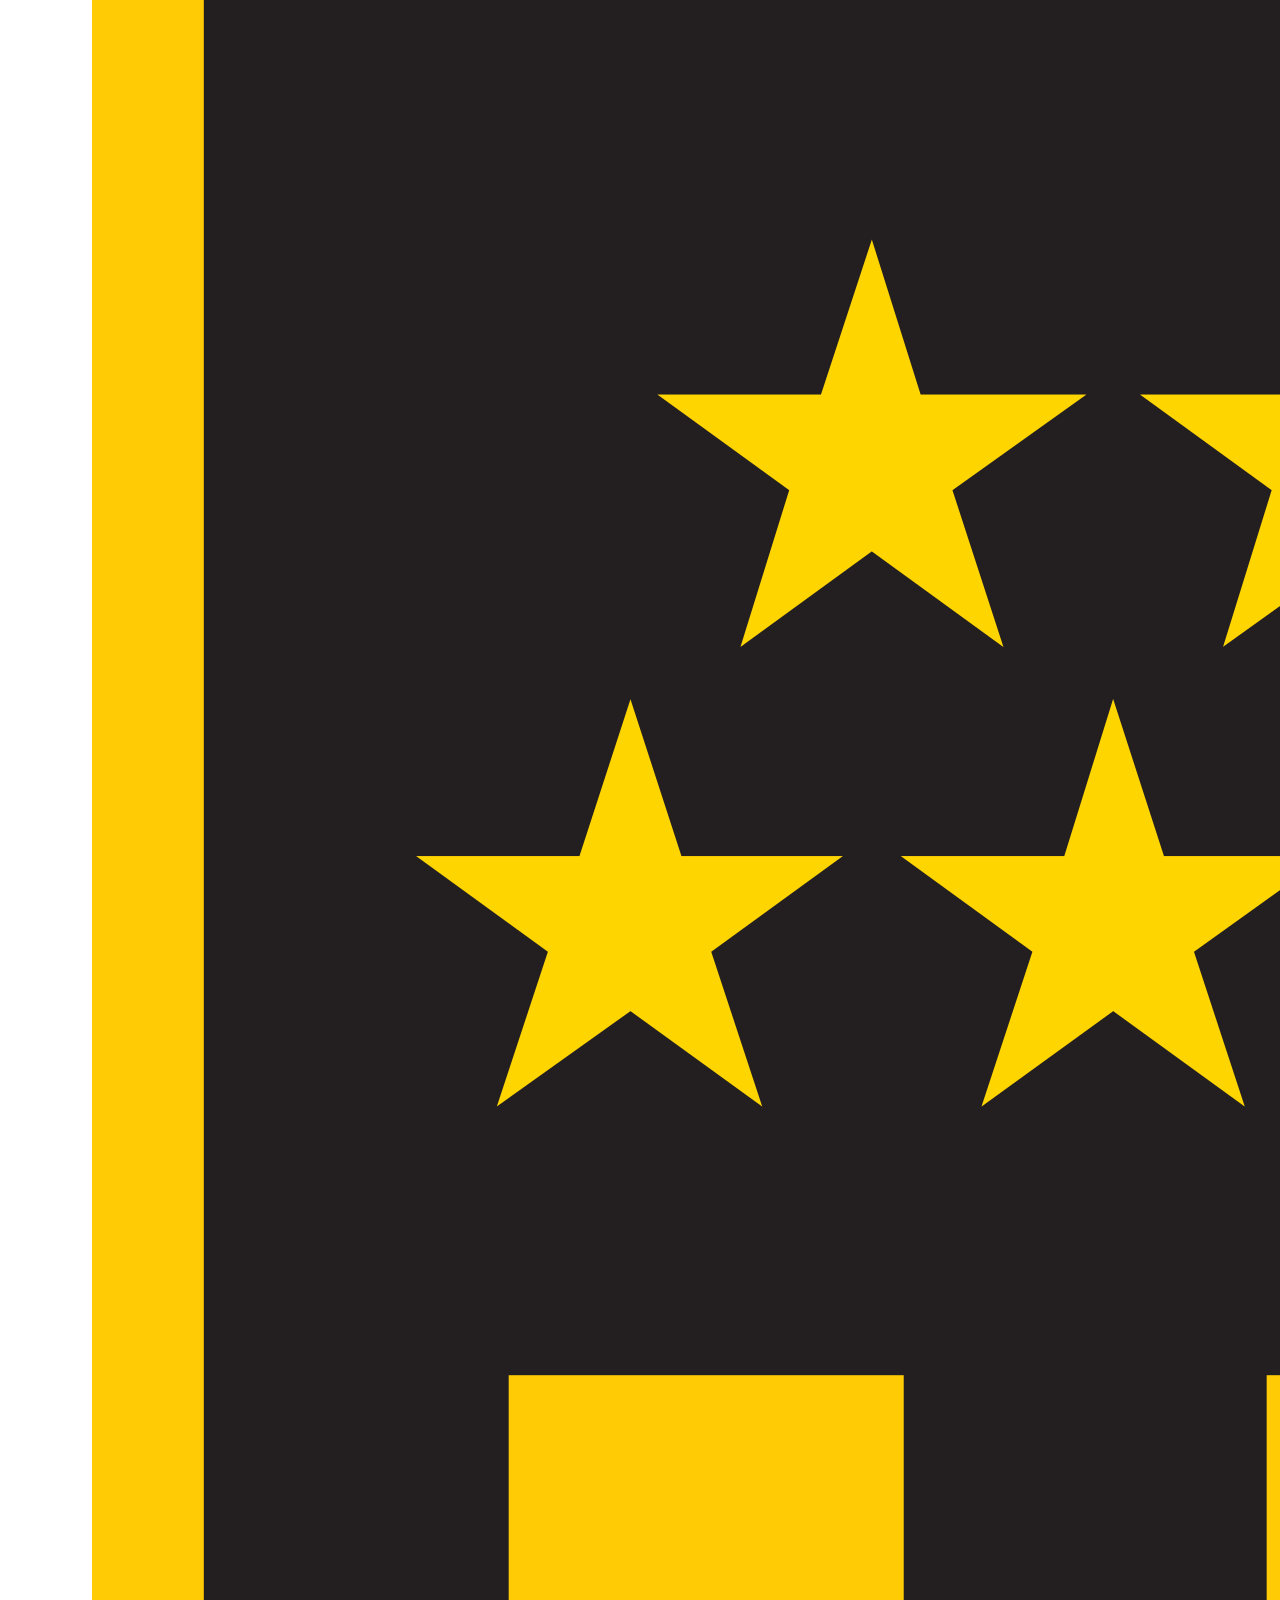
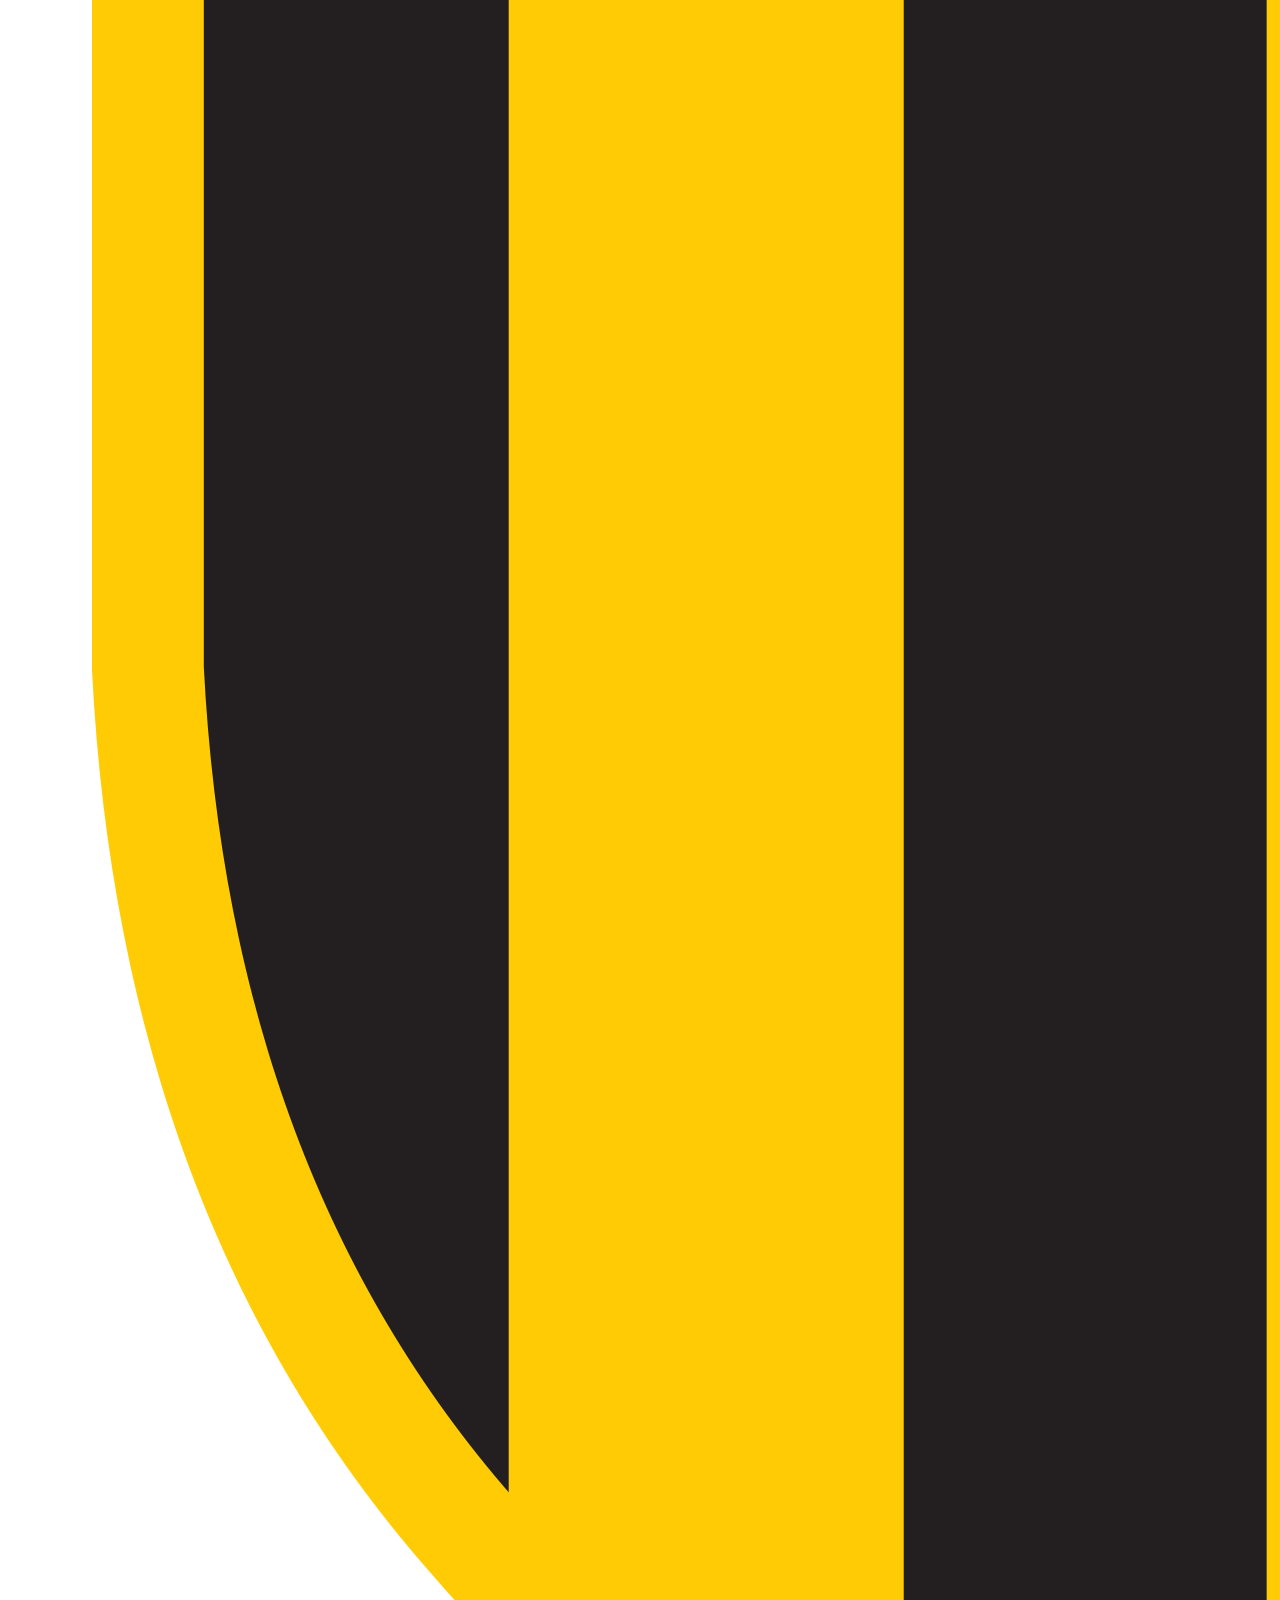
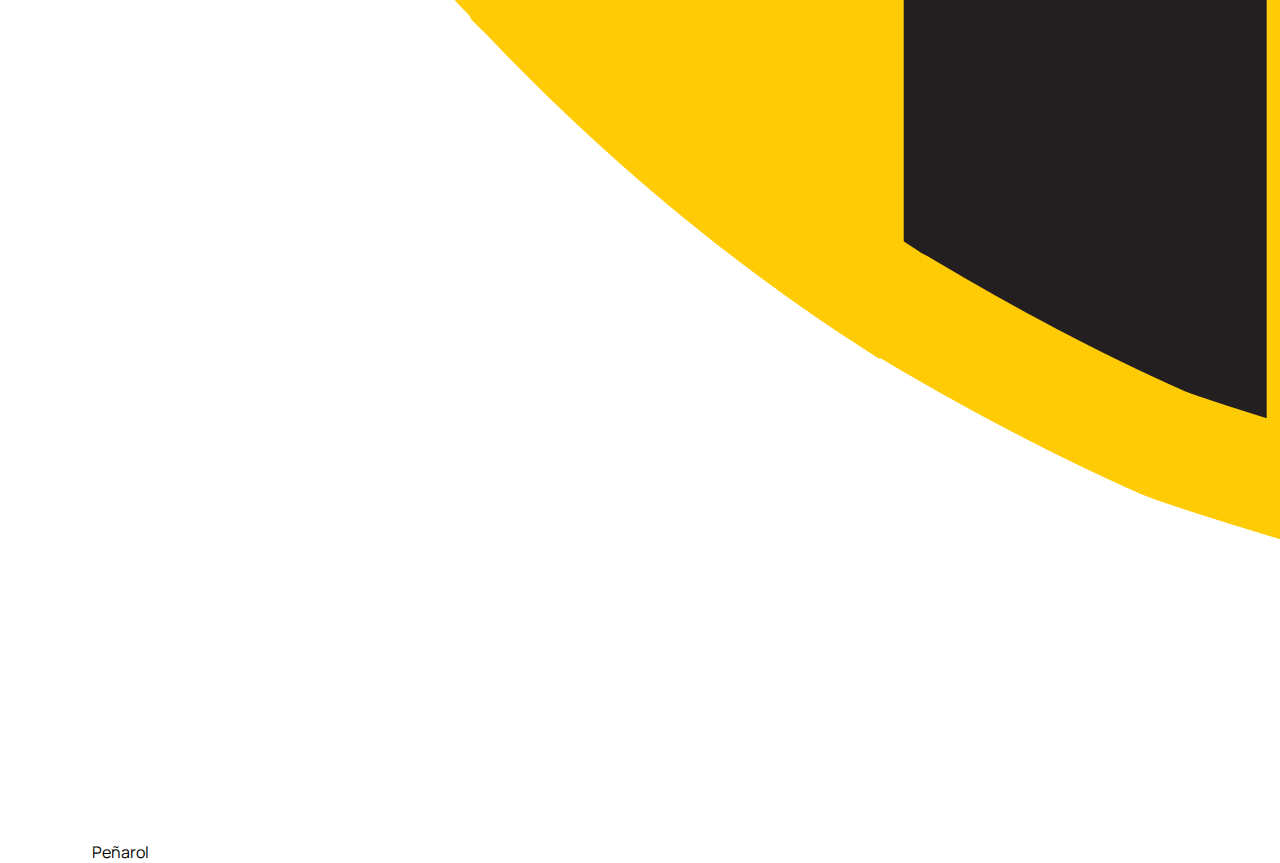
<file: my-bets.html>
<!DOCTYPE html>
<html lang="en">
<head>
    <meta charset="UTF-8">
    <meta http-equiv="X-UA-Compatible" content="IE=edge">
    <meta name="viewport" content="width=device-width, initial-scale=1.0">
    <link rel="stylesheet" href="./assets/css/my-bets.css">
    <link rel="stylesheet" href="https://fonts.googleapis.com/css2?family=Material+Symbols+Outlined:opsz,wght,FILL,GRAD@20..48,100..700,0..1,-50..200" />
    <title>My bets</title>
</head>
<body>
    <header>

        <nav>
            
            <div class="log-in-header-nav-container-1">
    
                <a href=""><span class="material-symbols-outlined">account_circle</span></a>
                <a href=""><span class="material-symbols-outlined">notifications</span></a>
                <a href=""><span class="material-symbols-outlined">scoreboard</span></a>
                <a href=""><span class="material-symbols-outlined">monetization_on</span></a>
    
            </div>
    
            <a href="" class="nav-logo"><img src="./assets/img/logo/Recurso 20.png"></a>
    
            <div class="log-in-header-nav-container-2">
    
                <form action="" class="nav-searchbar">
    
                    <input type="text" placeholder="Search..." name="search">
                    <button type="submit"><span class="material-symbols-outlined">search</span></button>
    
                </form>
    
                <button><span class="material-symbols-outlined">settings</span></button></li>
                
            </div>
    
        </nav>
    
    </header>

        <main>
            <div class="principal">
                <div class="bets-manager">
                
                    <h1>My Bets</h1>

                        <div class="buttons">
                            <button id="active">Actived</button>
                            <button id="finished">Finished</button>
                            <button id="other">Other</button>
                        </div>
                    </div>
                
                    <div class="points">
                        <div class="current-points">
                            <h2>Current Points</h2>
                            <p class="points">500</p>    
                        </div>
                        <div class="points-earned">
                            <h2>Points Earned</h2>
                            <p>+120</p>
                        </div>
                        
                    </div>
                </div>

            </div>

            <div class="bets">

                <div class="bet">
                    <div class="your-bet">
                        <p class="bet-points">You bet 250 points</p>
                        <p>Active</p>
                    </div>
                    <div class="info">
                        <p>You bet for</p>
                        <img src=".\assets\img\photos\team-logos\nacional.png" alt="argentina">
                        <p class="equipo">Nacional</p>
                    </div>
                </div>

                <div class="bet">
                    <div class="your-bet">
                        <p class="bet-points">You bet 300 points</p>
                        <p>Finished</p>
                    </div>
                    <div class="info">
                        <p>You bet for</p>
                        <img src=".\assets\img\photos\team-logos\boca.png" alt="">
                        <p class="equipo">Boca</p>
                    </div>
                </div>

                <div class="bet">
                    <div class="your-bet">
                        <p class="bet-points">You bet 100 points</p>
                        <p>Active</p>
                    </div>
                    <div class="info">
                        <p>You bet for</p>
                        <img src=".\assets\img\photos\team-logos\peñarol.png" alt="">
                        <p class="equipo">Peñarol</p>
                    </div>
                </div>

            </div> 

        </main>        
</body>
</html>
</file>
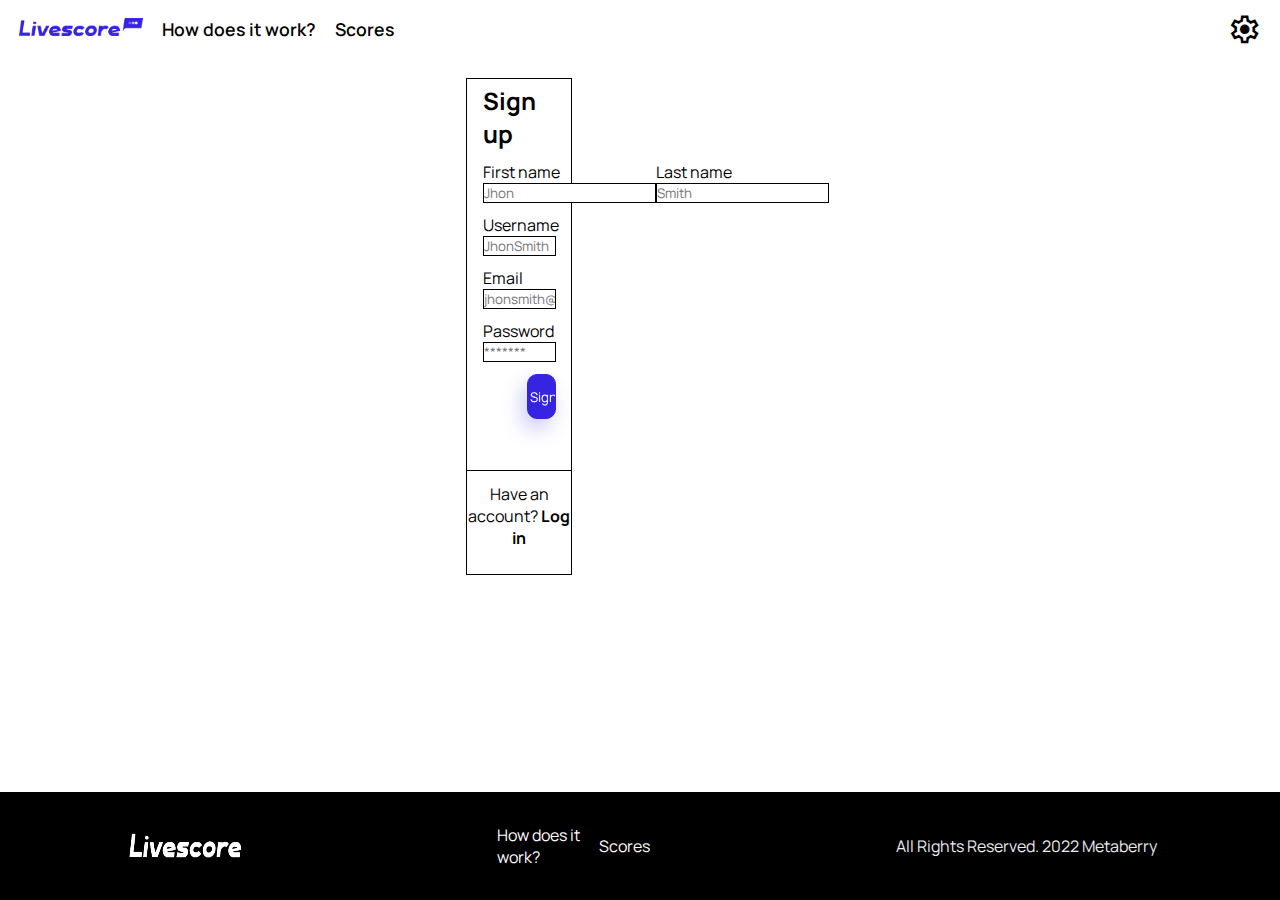
<file: sign-up.html>
<!DOCTYPE html>
<html lang="en">
<head>
    <meta charset="UTF-8">
    <meta http-equiv="X-UA-Compatible" content="IE=edge">
    <meta name="viewport" content="width=device-width, initial-scale=1.0">
    <title>Sign up</title>
    <link rel="stylesheet" href="./assets/css/sign-up.css">
    <link rel="stylesheet" href="https://fonts.googleapis.com/css2?family=Material+Symbols+Outlined:opsz,wght,FILL,GRAD@20..48,100..700,0..1,-50..200" />
    <link rel="icon" href="./assets/img/logo/Recurso 20.png">
</head>
<body>
    
    <header>
        <nav>
            
            <div class="header-nav-container-1">
                <a href="asd123"><img src="./assets/img/logo/Recurso 19.png"></a>
                <a href="">How does it work?</a>
                <a href="">Scores</a>
            </div>

            <div class="header-nav-container-2">
                <button><span class="material-symbols-outlined">settings</span></button></li>
            </div>

        </nav>
    </header>

    <div class="general">
        <div class="main">
            
            <div class="sign-up"><h2>Sign up</h2></div>
            
            <div class="form">
                    
                <form action="sign-up.php" method="post">
                    
                    <div class="inputs">
                        <label>First name<input type="text" name="first-name" id="first-name" placeholder="Jhon"></label>
                        <label>Last name<input type="text" name="last-name" id="last-name" placeholder="Smith"></label>
                    </div>
                   
                    <label>Username <input type="text" name="username" id="username" placeholder="JhonSmith"></label>
                    <label>Email <input type="email" name="email" id="email" placeholder="jhonsmith@gmail.com"></label>
                    <label>Password<input type="password" name="password" id="password" placeholder="*******"></label>
                    
                    <div class="div-button"><input class="button" type="submit" value="Sign up"></div>
                    
                </form>
            </div>
            
            <div class="log-in-section">
                <p>Have an account? <a href="log-in.html">Log in</a></p>
            </div>
    
        </div>
    </div>

    <footer>
        <img src="./assets/img/logo/recurso-24.png" alt="Livescore">

        <div class="texts">
            <p>How does it work?</p>
            <p>Scores</p>
        </div>

        <p class="copyright">All Rights Reserved. 2022 Metaberry</p>
    </footer>
    
</body>
</html>
</file>
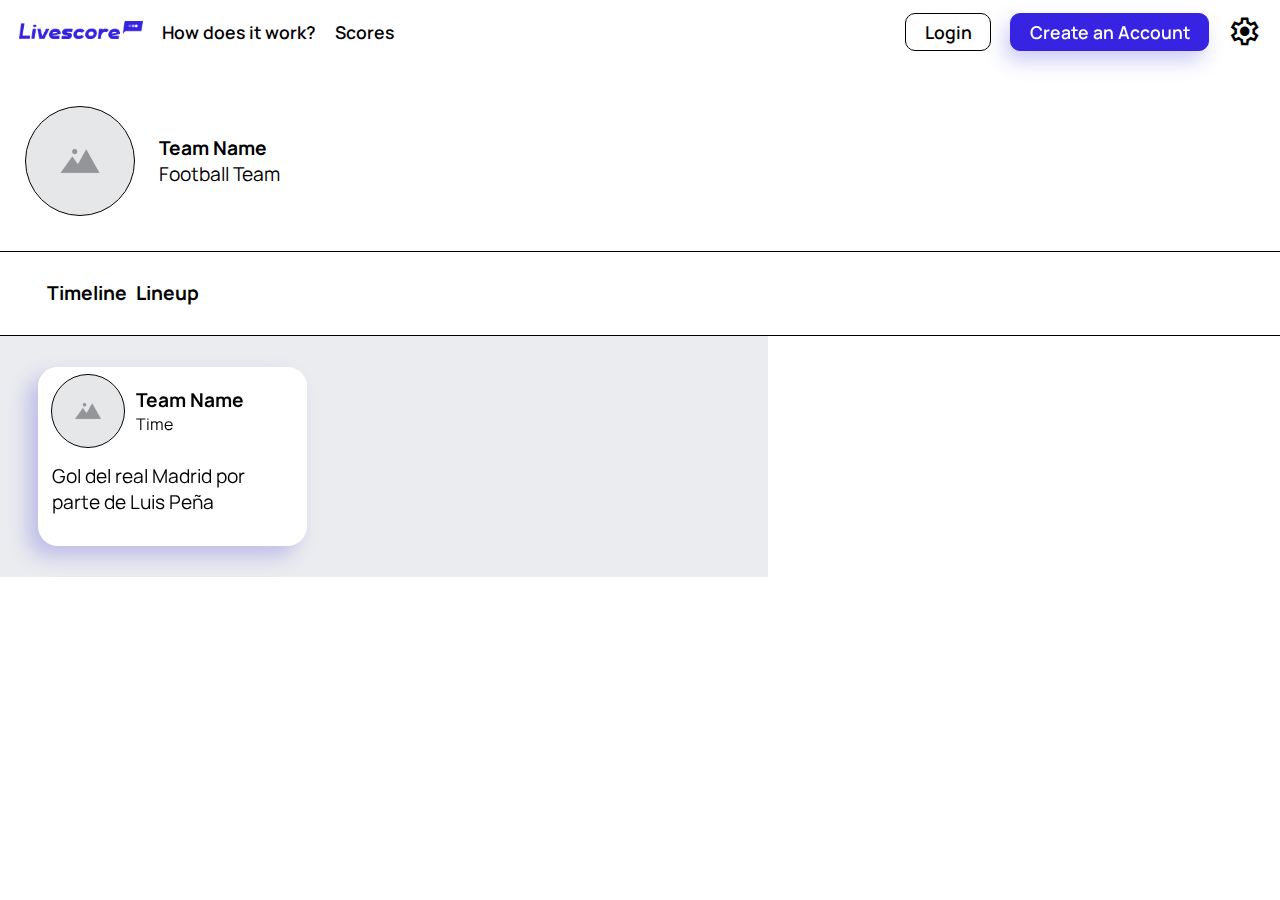
<file: teamProfile.html>
<!DOCTYPE html>
<html lang="en">

<head>
    <meta charset="UTF-8">
    <meta http-equiv="X-UA-Compatible" content="IE=edge">
    <meta name="viewport" content="width=device-width, initial-scale=1.0">
    <link rel="stylesheet"
        href="https://fonts.googleapis.com/css2?family=Material+Symbols+Outlined:opsz,wght,FILL,GRAD@20..48,100..700,0..1,-50..200" />
    <link rel="stylesheet" href="./assets/css/team-profile-css.css">
    <link rel="icon" href="./assets/img/logo/Recurso 20.png">
    <title>ProfileTeam</title>
</head>
<body>
    <header>

        <nav>
            
            <div class="header-nav-container-1">
    
                <a href=""><img src="./assets/img/logo/Recurso 19.png"></a>
                <a href="">How does it work?</a>
                <a href="">Scores</a>
    
            </div>
    
            <div class="header-nav-container-2">
    
                <a href="" class="login-btn">Login</a>
                <a href="" class="signup-btn">Create an Account</a>
                <button><span class="material-symbols-outlined">settings</span></button></li>
                
            </div>
    
        </nav>
    
    </header>
    <main>
        <section class="teamDisplay">
            <img src="./assets/img/placeholder.png">
            <p> <strong>Team Name</strong>
                <br>
                Football Team
            </p>
        </section>
        <section class="innerNav">
            <ul>
                <li>Timeline</li>
                <li>Lineup</li>
            </ul>
        </section>
        <section class="display">
            <div class="renderArea">
                <div class="card">
                    <div class="title">
                        <img src="./assets/img/placeholder.png">
                        <div class="title2">
                            <p>Team Name</p>
                            <p>Time</p>
                        </div>
                    </div>
                    <p class="info">Gol del real Madrid por parte de Luis Peña</p>
                </div>
                
        </section>
    </main>
</body>
</html>
</file>
<file: assets/css/event-by-mark.css>
@import url("https://fonts.googleapis.com/css2?family=Manrope:wght@200;300;400;500;600;700;800&display=swap%27");
@import url("https://fonts.googleapis.com/css2?family=Manrope:wght@200;300;400;500;600;700;800&display=swap%27");
:root {
  --white: white;
  --black: black;
  --main-purple: #3724e3;
  --shade-purple: #2b25d93c;
  --light-purple: #7A6DEC;
  --lightest-purple: #BCB6F6;
  --gray: #EBECEF;
}

* {
  font-family: "Manrope", sans-serif;
  padding: 0;
  margin: 0;
}

header {
  height: 5vh;
  padding: 1% 1.5%;
  background-color: var(--white);
}
header nav {
  display: flex;
  flex-direction: row;
  justify-content: center;
}
header nav .header-nav-container-1 {
  width: 50%;
  display: flex;
  flex-direction: row;
  justify-content: flex-start;
  align-items: center;
}
header nav .header-nav-container-1 a {
  margin: 0 3% 0 0;
  font-weight: 600;
  font-size: 1.1em;
  padding: 0;
  text-decoration: none;
  color: var(--black);
}
header nav .header-nav-container-1 a img {
  width: 100%;
  padding: 0;
  margin: 0;
}
header nav .header-nav-container-1 a:first-of-type {
  width: 20%;
}
header nav .header-nav-container-2 {
  width: 50%;
  display: flex;
  flex-direction: row;
  justify-content: flex-end;
  align-items: center;
}
header nav .header-nav-container-2 a {
  margin: 0 3% 0 0;
  font-weight: 600;
  font-size: 1.1em;
  padding: 0;
  text-decoration: none;
  color: var(--black);
}
header nav .header-nav-container-2 .login-btn {
  border: 1px solid var(--black);
  border-radius: 10px;
  padding: 1% 3%;
  transition: 0.5s;
}
header nav .header-nav-container-2 .login-btn:hover {
  border: 1px solid var(--main-purple);
  background-color: var(--main-purple);
  filter: drop-shadow(-5px 10px 10px var(--shade-purple));
  color: var(--white);
}
header nav .header-nav-container-2 .signup-btn {
  border: 1px solid var(--main-purple);
  background-color: var(--main-purple);
  filter: drop-shadow(-5px 10px 10px var(--shade-purple));
  color: var(--white);
  border-radius: 10px;
  padding: 1% 3%;
  transition: 0.5s;
}
header nav .header-nav-container-2 .signup-btn:hover:hover {
  border: 1px solid var(--black);
  background-color: var(--white);
  color: var(--black);
  filter: none;
  border-radius: 10px;
}
header nav .header-nav-container-2 button {
  display: flex;
  align-items: center;
  justify-content: center;
  background-color: none;
  text-decoration: none;
  border: none;
  background-color: var(--white);
  transition: 0.5s;
  cursor: pointer;
}
header nav .header-nav-container-2 button span {
  font-size: 2.5em;
}
header nav .header-nav-container-2 button:hover {
  transform: rotate(90deg);
}

footer {
  position: absolute;
  display: flex;
  flex-direction: row;
  align-items: center;
  justify-content: space-around;
  background-color: var(--black);
  color: var(--white);
  height: 12vh;
  width: 100%;
  bottom: 0;
}
footer img {
  width: 10%;
  height: 3vh;
}
footer .texts {
  width: 12%;
  display: flex;
  flex-direction: row;
  align-items: center;
  justify-content: space-between;
}
footer .copyright {
  color: var(--gray);
}

:root {
  --white: white;
  --black: black;
  --main-purple: #3724e3;
  --shade-purple: #2b25d93c;
  --light-purple: #7A6DEC;
  --lightest-purple: #BCB6F6;
  --gray: #EBECEF;
}

* {
  font-family: "Manrope", sans-serif;
  padding: 0;
  margin: 0;
}

:root {
  --white: white;
  --black: black;
  --main-purple: #3724e3;
  --shade-purple: #2b25d93c;
  --light-purple: #7A6DEC;
  --lightest-purple: #BCB6F6;
  --gray: #EBECEF;
}

* {
  font-family: "Manrope", sans-serif;
  padding: 0;
  margin: 0;
}

header {
  height: 5vh;
  padding: 1% 1.5%;
  background-color: var(--white);
}
header nav {
  display: flex;
  flex-direction: row;
  justify-content: center;
}
header nav .header-nav-container-1 {
  width: 50%;
  display: flex;
  flex-direction: row;
  justify-content: flex-start;
  align-items: center;
}
header nav .header-nav-container-1 a {
  margin: 0 3% 0 0;
  font-weight: 600;
  font-size: 1.1em;
  padding: 0;
  text-decoration: none;
  color: var(--black);
}
header nav .header-nav-container-1 a img {
  width: 100%;
  padding: 0;
  margin: 0;
}
header nav .header-nav-container-1 a:first-of-type {
  width: 20%;
}
header nav .header-nav-container-2 {
  width: 50%;
  display: flex;
  flex-direction: row;
  justify-content: flex-end;
  align-items: center;
}
header nav .header-nav-container-2 a {
  margin: 0 3% 0 0;
  font-weight: 600;
  font-size: 1.1em;
  padding: 0;
  text-decoration: none;
  color: var(--black);
}
header nav .header-nav-container-2 .login-btn {
  border: 1px solid var(--black);
  border-radius: 10px;
  padding: 1% 3%;
  transition: 0.5s;
}
header nav .header-nav-container-2 .login-btn:hover {
  border: 1px solid var(--main-purple);
  background-color: var(--main-purple);
  filter: drop-shadow(-5px 10px 10px var(--shade-purple));
  color: var(--white);
}
header nav .header-nav-container-2 .signup-btn {
  border: 1px solid var(--main-purple);
  background-color: var(--main-purple);
  filter: drop-shadow(-5px 10px 10px var(--shade-purple));
  color: var(--white);
  border-radius: 10px;
  padding: 1% 3%;
  transition: 0.5s;
}
header nav .header-nav-container-2 .signup-btn:hover:hover {
  border: 1px solid var(--black);
  background-color: var(--white);
  color: var(--black);
  filter: none;
  border-radius: 10px;
}
header nav .header-nav-container-2 button {
  display: flex;
  align-items: center;
  justify-content: center;
  background-color: none;
  text-decoration: none;
  border: none;
  background-color: var(--white);
  transition: 0.5s;
  cursor: pointer;
}
header nav .header-nav-container-2 button span {
  font-size: 2.5em;
}
header nav .header-nav-container-2 button:hover {
  transform: rotate(90deg);
}

footer {
  position: absolute;
  display: flex;
  flex-direction: row;
  align-items: center;
  justify-content: space-around;
  background-color: var(--black);
  color: var(--white);
  height: 12vh;
  width: 100%;
  bottom: 0;
}
footer img {
  width: 10%;
  height: 3vh;
}
footer .texts {
  width: 12%;
  display: flex;
  flex-direction: row;
  align-items: center;
  justify-content: space-between;
}
footer .copyright {
  color: var(--gray);
}

:root {
  --white: white;
  --black: black;
  --main-purple: #3724e3;
  --shade-purple: #2b25d93c;
  --light-purple: #7A6DEC;
  --lightest-purple: #BCB6F6;
  --gray: #EBECEF;
}

* {
  font-family: "Manrope", sans-serif;
  padding: 0;
  margin: 0;
}

.innerNav {
  height: 5vh;
  display: flex;
  justify-content: flex-start;
  align-items: center;
  margin: 0;
  padding: 1.5% 3%;
  border-bottom: 1px solid black;
}
.innerNav ul {
  display: flex;
  align-items: center;
}
.innerNav ul li {
  display: flex;
  align-items: center;
  list-style: none;
  font-size: 1.2em;
  font-weight: 700;
  margin-left: 20%;
  text-align: center;
  height: 5vh;
}
.innerNav ul li:hover {
  border-bottom: 3px black solid;
}

.display {
  display: flex;
}
.display .renderArea {
  width: 60%;
  background-color: var(--gray);
}
.display .renderArea .card {
  margin: 4% 5%;
  width: 35%;
  background-color: var(--white);
  border-radius: 20px;
  padding: 0 0 3% 0;
  display: flex;
  flex-direction: column;
  justify-content: center;
  align-items: center;
  filter: drop-shadow(-10px 10px 10px var(--shade-purple));
}
.display .renderArea .card .title {
  border-radius: 20px 20px 0 0;
  padding: 3% 5%;
  width: 90%;
  background-color: var(--white);
  display: flex;
  flex-direction: row;
  justify-content: space-between;
  z-index: 2;
}
.display .renderArea .card .title p {
  font-size: 1.2em;
  font-weight: 700;
}
.display .renderArea .card .title .minuto {
  font-weight: 500;
}
.display .renderArea .card p.info {
  padding: 3% 5%;
  font-size: 1.2em;
}
.display .sideData {
  max-width: 39%;
  padding-left: 1%;
}
.display .sideData .about {
  padding: 3% 5%;
  height: 25vh;
}
.display .sideData .about h3 {
  display: flex;
  align-items: center;
}
.display .sideData .about h3 span {
  margin-left: 1%;
  font-weight: 300;
}
.display .sideData .about p {
  width: 70%;
}
.display .bet {
  display: flex;
  flex-direction: column;
  align-items: center;
}
.display .bet .vs {
  width: 100%;
  display: flex;
  align-items: center;
  justify-content: center;
}
.display .bet .vs p {
  margin: 4%;
  font-weight: 700;
}
.display .bet button {
  border: 1px solid var(--main-purple);
  background-color: var(--main-purple);
  filter: drop-shadow(-5px 10px 10px var(--shade-purple));
  color: var(--white);
  border-radius: 10px;
  padding: 1% 3%;
  transition: 0.5s;
  margin: 5%;
}
.display .bet button:hover:hover {
  border: 1px solid var(--black);
  background-color: var(--white);
  color: var(--black);
  filter: none;
  border-radius: 10px;
}
.display .post {
  padding: 1%;
  border-top: 1px solid black;
}
.display .post .cta {
  width: 100%;
  display: flex;
  justify-content: space-between;
}
.display .post form {
  display: flex;
  align-items: center;
  justify-content: flex-start;
}
.display .post form img {
  width: 7%;
  border-radius: 100%;
  margin: 2%;
}
.display .post form input {
  background-color: rgba(0, 0, 0, 0);
  border: none;
  width: 30%;
}
.display .post form button {
  background-color: rgba(0, 0, 0, 0);
  border: none;
}
.display .post form button span {
  font-weight: 300;
}
.display .post form button:hover {
  transition: 0.2s;
  transform: scale(1.2);
}

* {
  margin: 0;
}

.resultDisplay {
  border-bottom: 1px solid black;
  display: flex;
  justify-content: center;
  font-size: 1.2em;
  padding: 3%;
  align-items: center;
}
.resultDisplay ul {
  width: 25%;
  display: flex;
  flex-direction: column;
  margin: 2%;
  align-items: center;
}
.resultDisplay ul li {
  pad: 1.5%;
  display: flex;
  justify-content: flex-start;
  align-items: center;
  width: 100%;
  margin: 1%;
}
.resultDisplay ul li .name {
  margin-right: 15%;
  font-size: 1.2em;
}
.resultDisplay ul li .time {
  font-size: 1.5em;
  font-weight: 500;
}/*# sourceMappingURL=event-by-mark.css.map */
</file>
<file: assets/css/event-by-score-css.css>
@import url("https://fonts.googleapis.com/css2?family=Manrope:wght@200;300;400;500;600;700;800&display=swap%27");
@import url("https://fonts.googleapis.com/css2?family=Manrope:wght@200;300;400;500;600;700;800&display=swap%27");
:root {
  --white: white;
  --black: black;
  --main-purple: #3724e3;
  --shade-purple: #2b25d93c;
  --light-purple: #7A6DEC;
  --lightest-purple: #BCB6F6;
  --gray: #EBECEF;
}

* {
  font-family: "Manrope", sans-serif;
  padding: 0;
  margin: 0;
}

header {
  height: 5vh;
  padding: 1% 1.5%;
  background-color: var(--white);
}
header nav {
  display: flex;
  flex-direction: row;
  justify-content: center;
}
header nav .header-nav-container-1 {
  width: 50%;
  display: flex;
  flex-direction: row;
  justify-content: flex-start;
  align-items: center;
}
header nav .header-nav-container-1 a {
  margin: 0 3% 0 0;
  font-weight: 600;
  font-size: 1.1em;
  padding: 0;
  text-decoration: none;
  color: var(--black);
}
header nav .header-nav-container-1 a img {
  width: 100%;
  padding: 0;
  margin: 0;
}
header nav .header-nav-container-1 a:first-of-type {
  width: 20%;
}
header nav .header-nav-container-2 {
  width: 50%;
  display: flex;
  flex-direction: row;
  justify-content: flex-end;
  align-items: center;
}
header nav .header-nav-container-2 a {
  margin: 0 3% 0 0;
  font-weight: 600;
  font-size: 1.1em;
  padding: 0;
  text-decoration: none;
  color: var(--black);
}
header nav .header-nav-container-2 .login-btn {
  border: 1px solid var(--black);
  border-radius: 10px;
  padding: 1% 3%;
  transition: 0.5s;
}
header nav .header-nav-container-2 .login-btn:hover {
  border: 1px solid var(--main-purple);
  background-color: var(--main-purple);
  filter: drop-shadow(-5px 10px 10px var(--shade-purple));
  color: var(--white);
}
header nav .header-nav-container-2 .signup-btn {
  border: 1px solid var(--main-purple);
  background-color: var(--main-purple);
  filter: drop-shadow(-5px 10px 10px var(--shade-purple));
  color: var(--white);
  border-radius: 10px;
  padding: 1% 3%;
  transition: 0.5s;
}
header nav .header-nav-container-2 .signup-btn:hover:hover {
  border: 1px solid var(--black);
  background-color: var(--white);
  color: var(--black);
  filter: none;
  border-radius: 10px;
}
header nav .header-nav-container-2 button {
  display: flex;
  align-items: center;
  justify-content: center;
  background-color: none;
  text-decoration: none;
  border: none;
  background-color: var(--white);
  transition: 0.5s;
  cursor: pointer;
}
header nav .header-nav-container-2 button span {
  font-size: 2.5em;
}
header nav .header-nav-container-2 button:hover {
  transform: rotate(90deg);
}

:root {
  --white: white;
  --black: black;
  --main-purple: #3724e3;
  --shade-purple: #2b25d93c;
  --light-purple: #7A6DEC;
  --lightest-purple: #BCB6F6;
  --gray: #EBECEF;
}

* {
  font-family: "Manrope", sans-serif;
  padding: 0;
  margin: 0;
}

:root {
  --white: white;
  --black: black;
  --main-purple: #3724e3;
  --shade-purple: #2b25d93c;
  --light-purple: #7A6DEC;
  --lightest-purple: #BCB6F6;
  --gray: #EBECEF;
}

* {
  font-family: "Manrope", sans-serif;
  padding: 0;
  margin: 0;
}

header {
  height: 5vh;
  padding: 1% 1.5%;
  background-color: var(--white);
}
header nav {
  display: flex;
  flex-direction: row;
  justify-content: center;
}
header nav .header-nav-container-1 {
  width: 50%;
  display: flex;
  flex-direction: row;
  justify-content: flex-start;
  align-items: center;
}
header nav .header-nav-container-1 a {
  margin: 0 3% 0 0;
  font-weight: 600;
  font-size: 1.1em;
  padding: 0;
  text-decoration: none;
  color: var(--black);
}
header nav .header-nav-container-1 a img {
  width: 100%;
  padding: 0;
  margin: 0;
}
header nav .header-nav-container-1 a:first-of-type {
  width: 20%;
}
header nav .header-nav-container-2 {
  width: 50%;
  display: flex;
  flex-direction: row;
  justify-content: flex-end;
  align-items: center;
}
header nav .header-nav-container-2 a {
  margin: 0 3% 0 0;
  font-weight: 600;
  font-size: 1.1em;
  padding: 0;
  text-decoration: none;
  color: var(--black);
}
header nav .header-nav-container-2 .login-btn {
  border: 1px solid var(--black);
  border-radius: 10px;
  padding: 1% 3%;
  transition: 0.5s;
}
header nav .header-nav-container-2 .login-btn:hover {
  border: 1px solid var(--main-purple);
  background-color: var(--main-purple);
  filter: drop-shadow(-5px 10px 10px var(--shade-purple));
  color: var(--white);
}
header nav .header-nav-container-2 .signup-btn {
  border: 1px solid var(--main-purple);
  background-color: var(--main-purple);
  filter: drop-shadow(-5px 10px 10px var(--shade-purple));
  color: var(--white);
  border-radius: 10px;
  padding: 1% 3%;
  transition: 0.5s;
}
header nav .header-nav-container-2 .signup-btn:hover:hover {
  border: 1px solid var(--black);
  background-color: var(--white);
  color: var(--black);
  filter: none;
  border-radius: 10px;
}
header nav .header-nav-container-2 button {
  display: flex;
  align-items: center;
  justify-content: center;
  background-color: none;
  text-decoration: none;
  border: none;
  background-color: var(--white);
  transition: 0.5s;
  cursor: pointer;
}
header nav .header-nav-container-2 button span {
  font-size: 2.5em;
}
header nav .header-nav-container-2 button:hover {
  transform: rotate(90deg);
}

:root {
  --white: white;
  --black: black;
  --main-purple: #3724e3;
  --shade-purple: #2b25d93c;
  --light-purple: #7A6DEC;
  --lightest-purple: #BCB6F6;
  --gray: #EBECEF;
}

* {
  font-family: "Manrope", sans-serif;
  padding: 0;
  margin: 0;
}

.innerNav {
  height: 5vh;
  display: flex;
  justify-content: flex-start;
  align-items: center;
  margin: 0;
  padding: 1.5% 3%;
  border-bottom: 1px solid black;
}
.innerNav ul {
  display: flex;
  align-items: center;
}
.innerNav ul li {
  display: flex;
  align-items: center;
  list-style: none;
  font-size: 1.2em;
  font-weight: 700;
  margin-left: 20%;
  text-align: center;
  height: 5vh;
}
.innerNav ul li:hover {
  border-bottom: 3px black solid;
}

.display {
  display: flex;
}
.display .renderArea {
  width: 60%;
  background-color: var(--gray);
}
.display .renderArea .card {
  margin: 4% 5%;
  width: 35%;
  background-color: var(--white);
  border-radius: 20px;
  padding: 0 0 3% 0;
  display: flex;
  flex-direction: column;
  justify-content: center;
  align-items: center;
  filter: drop-shadow(-10px 10px 10px var(--shade-purple));
}
.display .renderArea .card .title {
  border-radius: 20px 20px 0 0;
  padding: 3% 5%;
  width: 90%;
  background-color: var(--white);
  display: flex;
  flex-direction: row;
  justify-content: space-between;
  z-index: 2;
}
.display .renderArea .card .title p {
  font-size: 1.2em;
  font-weight: 700;
}
.display .renderArea .card .title .minuto {
  font-weight: 500;
}
.display .renderArea .card p.info {
  padding: 3% 5%;
  font-size: 1.2em;
}
.display .sideData {
  max-width: 39%;
  padding-left: 1%;
}
.display .sideData .about {
  padding: 3% 5%;
  height: 25vh;
}
.display .sideData .about h3 {
  display: flex;
  align-items: center;
}
.display .sideData .about h3 span {
  margin-left: 1%;
  font-weight: 300;
}
.display .sideData .about p {
  width: 70%;
}
.display .bet {
  display: flex;
  flex-direction: column;
  align-items: center;
}
.display .bet .vs {
  width: 100%;
  display: flex;
  align-items: center;
  justify-content: center;
}
.display .bet .vs p {
  margin: 4%;
  font-weight: 700;
}
.display .bet button {
  border: 1px solid var(--main-purple);
  background-color: var(--main-purple);
  filter: drop-shadow(-5px 10px 10px var(--shade-purple));
  color: var(--white);
  border-radius: 10px;
  padding: 1% 3%;
  transition: 0.5s;
  margin: 5%;
}
.display .bet button:hover:hover {
  border: 1px solid var(--black);
  background-color: var(--white);
  color: var(--black);
  filter: none;
  border-radius: 10px;
}
.display .post {
  padding: 1%;
  border-top: 1px solid black;
}
.display .post .cta {
  width: 100%;
  display: flex;
  justify-content: space-between;
}
.display .post form {
  display: flex;
  align-items: center;
  justify-content: flex-start;
}
.display .post form img {
  width: 7%;
  border-radius: 100%;
  margin: 2%;
}
.display .post form input {
  background-color: rgba(0, 0, 0, 0);
  border: none;
  width: 30%;
}
.display .post form button {
  background-color: rgba(0, 0, 0, 0);
  border: none;
}
.display .post form button span {
  font-weight: 300;
}
.display .post form button:hover {
  transition: 0.2s;
  transform: scale(1.2);
}

* {
  margin: 0;
}

.resultDisplay {
  border-bottom: 1px black solid;
  display: flex;
  justify-content: center;
  align-items: center;
}
.resultDisplay .event-container {
  width: 25vw;
  height: 25vh;
  display: flex;
  flex-direction: column;
  justify-content: center;
  align-items: flex-start;
  margin: 3% 0;
  background-color: var(--white);
  border-radius: 20px;
  filter: drop-shadow(-10px 15px 20px var(--shade-purple));
}
.resultDisplay .event-container .event-title-holder {
  width: 100%;
  height: 5vh;
  display: flex;
  flex-direction: row;
  justify-content: space-between;
  align-items: center;
  background-color: var(--white);
  border-radius: 20px 20px 0 0;
  z-index: 2;
  filter: drop-shadow(-10px 15px 20px var(--shade-purple));
}
.resultDisplay .event-container .event-title-holder .event-title, .resultDisplay .event-container .event-title-holder .event-state {
  padding: 0;
  text-decoration: none;
  color: var(--black);
  padding: 3% 5%;
}
.resultDisplay .event-container .event-title-holder .event-title {
  font-weight: 700;
}
.resultDisplay .event-container .event-title-holder .event-state {
  font-weight: 500;
}
.resultDisplay .event-container .event-holder {
  width: 100%;
  height: 20vh;
  display: flex;
  flex-direction: row;
  justify-content: space-evenly;
  align-items: center;
  padding: 3% 0;
  background-color: var(--white);
  border-radius: 0 0 20px 20px;
}
.resultDisplay .event-container .event-holder .team-holder {
  display: flex;
  flex-direction: column;
  justify-content: center;
  align-items: center;
}
.resultDisplay .event-container .event-holder .team-holder .team-logo {
  width: 60px;
  padding: 20% 0;
}
.resultDisplay .event-container .event-holder .team-holder .team-name {
  padding: 0;
  text-decoration: none;
  color: var(--black);
  font-weight: 600;
}
.resultDisplay .event-container .event-holder .event-score {
  font-size: 1.5em;
  font-weight: 500;
}
.resultDisplay .event-container {
  height: 20vh;
  filter: none;
}/*# sourceMappingURL=event-by-score-css.css.map */
</file>
<file: assets/css/event-by-set.css>
@import url("https://fonts.googleapis.com/css2?family=Manrope:wght@200;300;400;500;600;700;800&display=swap%27");
@import url("https://fonts.googleapis.com/css2?family=Manrope:wght@200;300;400;500;600;700;800&display=swap%27");
:root {
  --white: white;
  --black: black;
  --main-purple: #3724e3;
  --shade-purple: #2b25d93c;
  --light-purple: #7A6DEC;
  --lightest-purple: #BCB6F6;
  --gray: #EBECEF;
}

* {
  font-family: "Manrope", sans-serif;
  padding: 0;
  margin: 0;
}

header {
  height: 5vh;
  padding: 1% 1.5%;
  background-color: var(--white);
}
header nav {
  display: flex;
  flex-direction: row;
  justify-content: center;
}
header nav .header-nav-container-1 {
  width: 50%;
  display: flex;
  flex-direction: row;
  justify-content: flex-start;
  align-items: center;
}
header nav .header-nav-container-1 a {
  margin: 0 3% 0 0;
  font-weight: 600;
  font-size: 1.1em;
  padding: 0;
  text-decoration: none;
  color: var(--black);
}
header nav .header-nav-container-1 a img {
  width: 100%;
  padding: 0;
  margin: 0;
}
header nav .header-nav-container-1 a:first-of-type {
  width: 20%;
}
header nav .header-nav-container-2 {
  width: 50%;
  display: flex;
  flex-direction: row;
  justify-content: flex-end;
  align-items: center;
}
header nav .header-nav-container-2 a {
  margin: 0 3% 0 0;
  font-weight: 600;
  font-size: 1.1em;
  padding: 0;
  text-decoration: none;
  color: var(--black);
}
header nav .header-nav-container-2 .login-btn {
  border: 1px solid var(--black);
  border-radius: 10px;
  padding: 1% 3%;
  transition: 0.5s;
}
header nav .header-nav-container-2 .login-btn:hover {
  border: 1px solid var(--main-purple);
  background-color: var(--main-purple);
  filter: drop-shadow(-5px 10px 10px var(--shade-purple));
  color: var(--white);
}
header nav .header-nav-container-2 .signup-btn {
  border: 1px solid var(--main-purple);
  background-color: var(--main-purple);
  filter: drop-shadow(-5px 10px 10px var(--shade-purple));
  color: var(--white);
  border-radius: 10px;
  padding: 1% 3%;
  transition: 0.5s;
}
header nav .header-nav-container-2 .signup-btn:hover:hover {
  border: 1px solid var(--black);
  background-color: var(--white);
  color: var(--black);
  filter: none;
  border-radius: 10px;
}
header nav .header-nav-container-2 button {
  display: flex;
  align-items: center;
  justify-content: center;
  background-color: none;
  text-decoration: none;
  border: none;
  background-color: var(--white);
  transition: 0.5s;
  cursor: pointer;
}
header nav .header-nav-container-2 button span {
  font-size: 2.5em;
}
header nav .header-nav-container-2 button:hover {
  transform: rotate(90deg);
}

footer {
  position: absolute;
  display: flex;
  flex-direction: row;
  align-items: center;
  justify-content: space-around;
  background-color: var(--black);
  color: var(--white);
  height: 12vh;
  width: 100%;
  bottom: 0;
}
footer img {
  width: 10%;
  height: 3vh;
}
footer .texts {
  width: 12%;
  display: flex;
  flex-direction: row;
  align-items: center;
  justify-content: space-between;
}
footer .copyright {
  color: var(--gray);
}

:root {
  --white: white;
  --black: black;
  --main-purple: #3724e3;
  --shade-purple: #2b25d93c;
  --light-purple: #7A6DEC;
  --lightest-purple: #BCB6F6;
  --gray: #EBECEF;
}

* {
  font-family: "Manrope", sans-serif;
  padding: 0;
  margin: 0;
}

:root {
  --white: white;
  --black: black;
  --main-purple: #3724e3;
  --shade-purple: #2b25d93c;
  --light-purple: #7A6DEC;
  --lightest-purple: #BCB6F6;
  --gray: #EBECEF;
}

* {
  font-family: "Manrope", sans-serif;
  padding: 0;
  margin: 0;
}

header {
  height: 5vh;
  padding: 1% 1.5%;
  background-color: var(--white);
}
header nav {
  display: flex;
  flex-direction: row;
  justify-content: center;
}
header nav .header-nav-container-1 {
  width: 50%;
  display: flex;
  flex-direction: row;
  justify-content: flex-start;
  align-items: center;
}
header nav .header-nav-container-1 a {
  margin: 0 3% 0 0;
  font-weight: 600;
  font-size: 1.1em;
  padding: 0;
  text-decoration: none;
  color: var(--black);
}
header nav .header-nav-container-1 a img {
  width: 100%;
  padding: 0;
  margin: 0;
}
header nav .header-nav-container-1 a:first-of-type {
  width: 20%;
}
header nav .header-nav-container-2 {
  width: 50%;
  display: flex;
  flex-direction: row;
  justify-content: flex-end;
  align-items: center;
}
header nav .header-nav-container-2 a {
  margin: 0 3% 0 0;
  font-weight: 600;
  font-size: 1.1em;
  padding: 0;
  text-decoration: none;
  color: var(--black);
}
header nav .header-nav-container-2 .login-btn {
  border: 1px solid var(--black);
  border-radius: 10px;
  padding: 1% 3%;
  transition: 0.5s;
}
header nav .header-nav-container-2 .login-btn:hover {
  border: 1px solid var(--main-purple);
  background-color: var(--main-purple);
  filter: drop-shadow(-5px 10px 10px var(--shade-purple));
  color: var(--white);
}
header nav .header-nav-container-2 .signup-btn {
  border: 1px solid var(--main-purple);
  background-color: var(--main-purple);
  filter: drop-shadow(-5px 10px 10px var(--shade-purple));
  color: var(--white);
  border-radius: 10px;
  padding: 1% 3%;
  transition: 0.5s;
}
header nav .header-nav-container-2 .signup-btn:hover:hover {
  border: 1px solid var(--black);
  background-color: var(--white);
  color: var(--black);
  filter: none;
  border-radius: 10px;
}
header nav .header-nav-container-2 button {
  display: flex;
  align-items: center;
  justify-content: center;
  background-color: none;
  text-decoration: none;
  border: none;
  background-color: var(--white);
  transition: 0.5s;
  cursor: pointer;
}
header nav .header-nav-container-2 button span {
  font-size: 2.5em;
}
header nav .header-nav-container-2 button:hover {
  transform: rotate(90deg);
}

footer {
  position: absolute;
  display: flex;
  flex-direction: row;
  align-items: center;
  justify-content: space-around;
  background-color: var(--black);
  color: var(--white);
  height: 12vh;
  width: 100%;
  bottom: 0;
}
footer img {
  width: 10%;
  height: 3vh;
}
footer .texts {
  width: 12%;
  display: flex;
  flex-direction: row;
  align-items: center;
  justify-content: space-between;
}
footer .copyright {
  color: var(--gray);
}

:root {
  --white: white;
  --black: black;
  --main-purple: #3724e3;
  --shade-purple: #2b25d93c;
  --light-purple: #7A6DEC;
  --lightest-purple: #BCB6F6;
  --gray: #EBECEF;
}

* {
  font-family: "Manrope", sans-serif;
  padding: 0;
  margin: 0;
}

.innerNav {
  height: 5vh;
  display: flex;
  justify-content: flex-start;
  align-items: center;
  margin: 0;
  padding: 1.5% 3%;
  border-bottom: 1px solid black;
}
.innerNav ul {
  display: flex;
  align-items: center;
}
.innerNav ul li {
  display: flex;
  align-items: center;
  list-style: none;
  font-size: 1.2em;
  font-weight: 700;
  margin-left: 20%;
  text-align: center;
  height: 5vh;
}
.innerNav ul li:hover {
  border-bottom: 3px black solid;
}

.display {
  display: flex;
}
.display .renderArea {
  width: 60%;
  background-color: var(--gray);
}
.display .renderArea .card {
  margin: 4% 5%;
  width: 35%;
  background-color: var(--white);
  border-radius: 20px;
  padding: 0 0 3% 0;
  display: flex;
  flex-direction: column;
  justify-content: center;
  align-items: center;
  filter: drop-shadow(-10px 10px 10px var(--shade-purple));
}
.display .renderArea .card .title {
  border-radius: 20px 20px 0 0;
  padding: 3% 5%;
  width: 90%;
  background-color: var(--white);
  display: flex;
  flex-direction: row;
  justify-content: space-between;
  z-index: 2;
}
.display .renderArea .card .title p {
  font-size: 1.2em;
  font-weight: 700;
}
.display .renderArea .card .title .minuto {
  font-weight: 500;
}
.display .renderArea .card p.info {
  padding: 3% 5%;
  font-size: 1.2em;
}
.display .sideData {
  max-width: 39%;
  padding-left: 1%;
}
.display .sideData .about {
  padding: 3% 5%;
  height: 25vh;
}
.display .sideData .about h3 {
  display: flex;
  align-items: center;
}
.display .sideData .about h3 span {
  margin-left: 1%;
  font-weight: 300;
}
.display .sideData .about p {
  width: 70%;
}
.display .bet {
  display: flex;
  flex-direction: column;
  align-items: center;
}
.display .bet .vs {
  width: 100%;
  display: flex;
  align-items: center;
  justify-content: center;
}
.display .bet .vs p {
  margin: 4%;
  font-weight: 700;
}
.display .bet button {
  border: 1px solid var(--main-purple);
  background-color: var(--main-purple);
  filter: drop-shadow(-5px 10px 10px var(--shade-purple));
  color: var(--white);
  border-radius: 10px;
  padding: 1% 3%;
  transition: 0.5s;
  margin: 5%;
}
.display .bet button:hover:hover {
  border: 1px solid var(--black);
  background-color: var(--white);
  color: var(--black);
  filter: none;
  border-radius: 10px;
}
.display .post {
  padding: 1%;
  border-top: 1px solid black;
}
.display .post .cta {
  width: 100%;
  display: flex;
  justify-content: space-between;
}
.display .post form {
  display: flex;
  align-items: center;
  justify-content: flex-start;
}
.display .post form img {
  width: 7%;
  border-radius: 100%;
  margin: 2%;
}
.display .post form input {
  background-color: rgba(0, 0, 0, 0);
  border: none;
  width: 30%;
}
.display .post form button {
  background-color: rgba(0, 0, 0, 0);
  border: none;
}
.display .post form button span {
  font-weight: 300;
}
.display .post form button:hover {
  transition: 0.2s;
  transform: scale(1.2);
}

* {
  margin: 0;
}

.resultDisplay {
  width: 100vw;
  display: flex;
  flex-direction: column;
  justify-content: center;
  align-items: center;
  border-bottom: 1px black solid;
}
.resultDisplay .player {
  width: 50%;
  padding: 3%;
  display: flex;
  justify-content: flex-start;
  align-items: center;
}
.resultDisplay .player p {
  margin-right: 30%;
}
.resultDisplay .player ul {
  width: 40%;
  display: flex;
  justify-content: space-between;
}
.resultDisplay .player ul li {
  font-weight: 500;
  list-style: none;
  font-size: 1.5em;
}/*# sourceMappingURL=event-by-set.css.map */
</file>
<file: assets/css/eventStyle.css>
@import url("https://fonts.googleapis.com/css2?family=Manrope:wght@200;300;400;500;600;700;800&display=swap%27");
* {
  font-family: "Manrope", sans-serif;
  padding: 0;
  margin: 0;
}

header {
  height: 5vh;
  padding: 1% 1.5%;
  background-color: rgb(255, 255, 255);
}
header nav {
  display: flex;
  flex-direction: row;
  justify-content: center;
}
header nav .header-nav-container-1 {
  width: 50%;
  display: flex;
  flex-direction: row;
  justify-content: flex-start;
  align-items: center;
}
header nav .header-nav-container-1 a {
  margin: 0 3% 0 0;
  padding: 0;
  text-decoration: none;
  color: black;
  font-weight: 600;
  font-size: 1.1em;
}
header nav .header-nav-container-1 a img {
  width: 100%;
  padding: 0;
  margin: 0;
}
header nav .header-nav-container-1 a:first-of-type {
  width: 20%;
}
header nav .header-nav-container-2 {
  width: 50%;
  display: flex;
  flex-direction: row;
  justify-content: flex-end;
  align-items: center;
}
header nav .header-nav-container-2 a {
  margin: 0 3% 0 0;
  padding: 0;
  text-decoration: none;
  color: black;
  font-weight: 600;
  font-size: 1.1em;
}
header nav .header-nav-container-2 .login-btn {
  border: 1px solid black;
  border-radius: 10px;
  padding: 1% 3%;
  transition: 0.5s;
}
header nav .header-nav-container-2 .login-btn:hover {
  border: 1px solid #3724e3;
  background-color: #3724e3;
  filter: drop-shadow(-5px 10px 10px rgba(43, 37, 217, 0.2352941176));
  color: white;
}
header nav .header-nav-container-2 .signup-btn {
  border: 1px solid #3724e3;
  background-color: #3724e3;
  filter: drop-shadow(-5px 10px 10px rgba(43, 37, 217, 0.2352941176));
  color: white;
  border-radius: 10px;
  padding: 1% 3%;
  transition: 0.5s;
}
header nav .header-nav-container-2 .signup-btn:hover {
  border: 1px solid black;
  background-color: white;
  color: black;
  filter: none;
  border-radius: 10px;
}
header nav .header-nav-container-2 button {
  display: flex;
  align-items: center;
  justify-content: center;
  background-color: none;
  text-decoration: none;
  border: none;
  background-color: white;
  transition: 0.5s;
  cursor: pointer;
}
header nav .header-nav-container-2 button span {
  font-size: 2.5em;
}
header nav .header-nav-container-2 button:hover {
  transform: rotate(90deg);
}

* {
  margin: 0;
}

.resultDisplay {
  width: 100vw;
  height: 20vh;
  border-bottom: 1px black solid;
  display: flex;
  justify-content: center;
  align-items: center;
}
.resultDisplay img {
  margin: 2%;
  border-radius: 100%;
  outline: 1px black solid;
  height: 12vh;
}
.resultDisplay p {
  font-size: 1.2em;
}
.resultDisplay #result {
  margin: 4%;
  font-size: 1.5em;
  font-weight: 800;
}

.innerNav {
  width: 100vw;
  height: 5vh;
  border-bottom: 1px black solid;
  display: flex;
  justify-content: flex-start;
  align-items: center;
}
.innerNav ul {
  display: flex;
  align-items: center;
}
.innerNav ul li {
  display: flex;
  align-items: center;
  list-style: none;
  font-size: 1.2em;
  margin-left: 6%;
  text-align: center;
  height: 5vh;
}
.innerNav ul li:hover {
  border-bottom: 3px black solid;
}

.display {
  display: flex;
}
.display .renderArea {
  width: 60%;
  border-right: 1px solid black;
}
.display .renderArea .card {
  margin: 1% 5%;
  border: 1px solid black;
  width: 35%;
}
.display .renderArea .card .title {
  padding: 2%;
  display: flex;
  justify-content: space-between;
}
.display .renderArea .card .title p {
  font-size: 1.5em;
}
.display .renderArea .card .title .minuto {
  font-weight: 600;
}
.display .renderArea .card p.info {
  padding: 2%;
  border-top: 1px solid black;
  font-size: 1.2em;
}
.display .sideData {
  width: 40%;
  padding-left: 1%;
}
.display .sideData .about {
  height: 25vh;
}
.display .sideData .about h3 {
  display: flex;
  align-items: center;
}
.display .sideData .about h3 span {
  margin-left: 1%;
  font-weight: 300;
}
.display .sideData .about p {
  width: 70%;
}
.display .bet {
  display: flex;
  flex-direction: column;
  align-items: center;
}
.display .bet .vs {
  width: 100%;
  display: flex;
  align-items: center;
  justify-content: center;
}
.display .bet .vs img {
  width: 10%;
  border-radius: 100%;
  border: 1px solid black;
}
.display .bet .vs p {
  margin: 4%;
  font-weight: 700;
}
.display .bet button {
  margin: 5%;
  padding: 2%;
}
.display .post {
  padding: 1%;
  border-top: 1px solid black;
}
.display .post .cta {
  width: 100%;
  display: flex;
  justify-content: space-between;
}
.display .post form {
  display: flex;
  align-items: center;
  justify-content: flex-start;
}
.display .post form img {
  width: 7%;
  border-radius: 100%;
  margin: 2%;
}
.display .post form input {
  background-color: rgba(0, 0, 0, 0);
  border: none;
  width: 30%;
}
.display .post form button {
  background-color: rgba(0, 0, 0, 0);
  border: none;
}
.display .post form button span {
  font-weight: 300;
}
.display .post form button:hover {
  transition: 0.2s;
  transform: scale(1.2);
}
.display .ad {
  width: 100%;
  display: flex;
  justify-content: center;
}
.display .ad img {
  width: 80%;
  margin: 0;
}/*# sourceMappingURL=eventStyle.css.map */
</file>
<file: assets/css/log-in.css>
@import url("https://fonts.googleapis.com/css2?family=Manrope:wght@200;300;400;500;600;700;800&display=swap%27");
:root {
  --white: white;
  --black: black;
  --main-purple: #3724e3;
  --shade-purple: #2b25d93c;
  --light-purple: #7A6DEC;
  --lightest-purple: #BCB6F6;
  --gray: #EBECEF;
}

* {
  font-family: "Manrope", sans-serif;
  padding: 0;
  margin: 0;
}

header {
  height: 5vh;
  padding: 1% 1.5%;
  background-color: var(--white);
}
header nav {
  display: flex;
  flex-direction: row;
  justify-content: center;
}
header nav .header-nav-container-1 {
  width: 50%;
  display: flex;
  flex-direction: row;
  justify-content: flex-start;
  align-items: center;
}
header nav .header-nav-container-1 a {
  margin: 0 3% 0 0;
  font-weight: 600;
  font-size: 1.1em;
  padding: 0;
  text-decoration: none;
  color: var(--black);
}
header nav .header-nav-container-1 a img {
  width: 100%;
  padding: 0;
  margin: 0;
}
header nav .header-nav-container-1 a:first-of-type {
  width: 20%;
}
header nav .header-nav-container-2 {
  width: 50%;
  display: flex;
  flex-direction: row;
  justify-content: flex-end;
  align-items: center;
}
header nav .header-nav-container-2 a {
  margin: 0 3% 0 0;
  font-weight: 600;
  font-size: 1.1em;
  padding: 0;
  text-decoration: none;
  color: var(--black);
}
header nav .header-nav-container-2 .login-btn {
  border: 1px solid var(--black);
  border-radius: 10px;
  padding: 1% 3%;
  transition: 0.5s;
}
header nav .header-nav-container-2 .login-btn:hover {
  border: 1px solid var(--main-purple);
  background-color: var(--main-purple);
  filter: drop-shadow(-5px 10px 10px var(--shade-purple));
  color: var(--white);
}
header nav .header-nav-container-2 .signup-btn {
  border: 1px solid var(--main-purple);
  background-color: var(--main-purple);
  filter: drop-shadow(-5px 10px 10px var(--shade-purple));
  color: var(--white);
  border-radius: 10px;
  padding: 1% 3%;
  transition: 0.5s;
}
header nav .header-nav-container-2 .signup-btn:hover:hover {
  border: 1px solid var(--black);
  background-color: var(--white);
  color: var(--black);
  filter: none;
  border-radius: 10px;
}
header nav .header-nav-container-2 button {
  display: flex;
  align-items: center;
  justify-content: center;
  background-color: none;
  text-decoration: none;
  border: none;
  background-color: var(--white);
  transition: 0.5s;
  cursor: pointer;
}
header nav .header-nav-container-2 button span {
  font-size: 2.5em;
}
header nav .header-nav-container-2 button:hover {
  transform: rotate(90deg);
}

footer {
  position: absolute;
  display: flex;
  flex-direction: row;
  align-items: center;
  justify-content: space-around;
  background-color: var(--black);
  color: var(--white);
  height: 12vh;
  width: 100%;
  bottom: 0;
}
footer img {
  width: 10%;
  height: 3vh;
}
footer .texts {
  width: 12%;
  display: flex;
  flex-direction: row;
  align-items: center;
  justify-content: space-between;
}
footer .copyright {
  color: var(--gray);
}

* {
  font-family: "Manrope", sans-serif;
}

body {
  display: flex;
  flex-direction: column;
  align-items: center;
  position: relative;
  height: 100vh;
  background-color: var(--white);
}
body .general {
  display: flex;
  background-color: var(--white);
  flex-direction: column;
  align-items: center;
  width: 30%;
  margin-top: 2%;
  filter: drop-shadow(-5px 10px 10px var(--shade-purple));
  border: 1px solid var(--black);
  border-radius: 20px;
}
body .general .main {
  display: flex;
  flex-direction: column;
  align-items: center;
  width: 100%;
  height: 45vh;
  text-align: left;
}
body .general .main .log-in {
  width: 70%;
  display: flex;
  flex-direction: column;
  align-items: flex-start;
  margin-top: 5%;
}
body .general .main .sing-up-section {
  display: flex;
  flex-direction: column;
  justify-content: center;
  align-items: center;
  width: 100%;
  height: 10vh;
  text-align: center;
  border-top: 1px solid var(--black);
}
body .general .main .sing-up-section a {
  padding: 0;
  text-decoration: none;
  color: var(--black);
  font-weight: bold;
}
body .general .main .form {
  width: 70%;
  height: 30vh;
  margin-top: 5%;
}
body .general .main .form form {
  display: flex;
  flex-direction: column;
  justify-content: space-around;
  height: 25vh;
}
body .general .main .form form label input {
  border: 1px solid #000;
  border-radius: 20px;
  font-size: 1em;
  padding: 0 2% 0 2%;
}
body .general .main .form form .form-input-text {
  width: 100%;
  border: 1px solid #000;
}
body .general .main .form form .div-button {
  display: flex;
  flex-direction: column;
  align-items: flex-end;
}
body .general .main .form form .div-button .button {
  height: 5vh;
  width: 40%;
  border: 1px solid var(--main-purple);
  background-color: var(--main-purple);
  filter: drop-shadow(-5px 10px 10px var(--shade-purple));
  color: var(--white);
  border-radius: 10px;
  padding: 1% 3%;
  transition: 0.5s;
}
body .general .main .form form .div-button .button:hover:hover {
  border: 1px solid var(--black);
  background-color: var(--white);
  color: var(--black);
  filter: none;
  border-radius: 10px;
}/*# sourceMappingURL=log-in.css.map */
</file>
<file: assets/css/my-bets.css>
@import url("https://fonts.googleapis.com/css2?family=Manrope:wght@200;300;400;500;600;700;800&display=swap%27");
:root {
  --white: white;
  --black: black;
  --main-purple: #3724e3;
  --shade-purple: #2b25d93c;
  --light-purple: #7A6DEC;
  --lightest-purple: #BCB6F6;
  --gray: #EBECEF;
}

* {
  font-family: "Manrope", sans-serif;
  padding: 0;
  margin: 0;
}

header {
  height: 5vh;
  padding: 1% 1.5%;
  background-color: var(--white);
}
header nav {
  display: flex;
  flex-direction: row;
  justify-content: center;
}
header nav .header-nav-container-1 {
  width: 50%;
  display: flex;
  flex-direction: row;
  justify-content: flex-start;
  align-items: center;
}
header nav .header-nav-container-1 a {
  margin: 0 3% 0 0;
  font-weight: 600;
  font-size: 1.1em;
  padding: 0;
  text-decoration: none;
  color: var(--black);
}
header nav .header-nav-container-1 a img {
  width: 100%;
  padding: 0;
  margin: 0;
}
header nav .header-nav-container-1 a:first-of-type {
  width: 20%;
}
header nav .header-nav-container-2 {
  width: 50%;
  display: flex;
  flex-direction: row;
  justify-content: flex-end;
  align-items: center;
}
header nav .header-nav-container-2 a {
  margin: 0 3% 0 0;
  font-weight: 600;
  font-size: 1.1em;
  padding: 0;
  text-decoration: none;
  color: var(--black);
}
header nav .header-nav-container-2 .login-btn {
  border: 1px solid var(--black);
  border-radius: 10px;
  padding: 1% 3%;
  transition: 0.5s;
}
header nav .header-nav-container-2 .login-btn:hover {
  border: 1px solid var(--main-purple);
  background-color: var(--main-purple);
  filter: drop-shadow(-5px 10px 10px var(--shade-purple));
  color: var(--white);
}
header nav .header-nav-container-2 .signup-btn {
  border: 1px solid var(--main-purple);
  background-color: var(--main-purple);
  filter: drop-shadow(-5px 10px 10px var(--shade-purple));
  color: var(--white);
  border-radius: 10px;
  padding: 1% 3%;
  transition: 0.5s;
}
header nav .header-nav-container-2 .signup-btn:hover:hover {
  border: 1px solid var(--black);
  background-color: var(--white);
  color: var(--black);
  filter: none;
  border-radius: 10px;
}
header nav .header-nav-container-2 button {
  display: flex;
  align-items: center;
  justify-content: center;
  background-color: none;
  text-decoration: none;
  border: none;
  background-color: var(--white);
  transition: 0.5s;
  cursor: pointer;
}
header nav .header-nav-container-2 button span {
  font-size: 2.5em;
}
header nav .header-nav-container-2 button:hover {
  transform: rotate(90deg);
}

footer {
  position: absolute;
  display: flex;
  flex-direction: row;
  align-items: center;
  justify-content: space-around;
  background-color: var(--black);
  color: var(--white);
  height: 12vh;
  width: 100%;
  bottom: 0;
}
footer img {
  width: 10%;
  height: 3vh;
}
footer .texts {
  width: 12%;
  display: flex;
  flex-direction: row;
  align-items: center;
  justify-content: space-between;
}
footer .copyright {
  color: var(--gray);
}

* {
  font-family: "Manrope", sans-serif;
}

p {
  font-size: 1.5;
}

main {
  display: flex;
  flex-direction: row;
  width: 100%;
  height: 60vh;
}
main .points {
  display: flex;
  flex-direction: column;
  align-items: flex-end;
  text-align: right;
}
main .points h2 {
  font-size: 1.5em;
}/*# sourceMappingURL=my-bets.css.map */
</file>
<file: assets/css/sign-up.css>
@import url("https://fonts.googleapis.com/css2?family=Manrope:wght@200;300;400;500;600;700;800&display=swap%27");
:root {
  --white: white;
  --black: black;
  --main-purple: #3724e3;
  --shade-purple: #2b25d93c;
  --light-purple: #7A6DEC;
  --lightest-purple: #BCB6F6;
  --gray: #EBECEF;
}

* {
  font-family: "Manrope", sans-serif;
  padding: 0;
  margin: 0;
}

header {
  height: 5vh;
  padding: 1% 1.5%;
  background-color: var(--white);
}
header nav {
  display: flex;
  flex-direction: row;
  justify-content: center;
}
header nav .header-nav-container-1 {
  width: 50%;
  display: flex;
  flex-direction: row;
  justify-content: flex-start;
  align-items: center;
}
header nav .header-nav-container-1 a {
  margin: 0 3% 0 0;
  font-weight: 600;
  font-size: 1.1em;
  padding: 0;
  text-decoration: none;
  color: var(--black);
}
header nav .header-nav-container-1 a img {
  width: 100%;
  padding: 0;
  margin: 0;
}
header nav .header-nav-container-1 a:first-of-type {
  width: 20%;
}
header nav .header-nav-container-2 {
  width: 50%;
  display: flex;
  flex-direction: row;
  justify-content: flex-end;
  align-items: center;
}
header nav .header-nav-container-2 a {
  margin: 0 3% 0 0;
  font-weight: 600;
  font-size: 1.1em;
  padding: 0;
  text-decoration: none;
  color: var(--black);
}
header nav .header-nav-container-2 .login-btn {
  border: 1px solid var(--black);
  border-radius: 10px;
  padding: 1% 3%;
  transition: 0.5s;
}
header nav .header-nav-container-2 .login-btn:hover {
  border: 1px solid var(--main-purple);
  background-color: var(--main-purple);
  filter: drop-shadow(-5px 10px 10px var(--shade-purple));
  color: var(--white);
}
header nav .header-nav-container-2 .signup-btn {
  border: 1px solid var(--main-purple);
  background-color: var(--main-purple);
  filter: drop-shadow(-5px 10px 10px var(--shade-purple));
  color: var(--white);
  border-radius: 10px;
  padding: 1% 3%;
  transition: 0.5s;
}
header nav .header-nav-container-2 .signup-btn:hover:hover {
  border: 1px solid var(--black);
  background-color: var(--white);
  color: var(--black);
  filter: none;
  border-radius: 10px;
}
header nav .header-nav-container-2 button {
  display: flex;
  align-items: center;
  justify-content: center;
  background-color: none;
  text-decoration: none;
  border: none;
  background-color: var(--white);
  transition: 0.5s;
  cursor: pointer;
}
header nav .header-nav-container-2 button span {
  font-size: 2.5em;
}
header nav .header-nav-container-2 button:hover {
  transform: rotate(90deg);
}

footer {
  position: absolute;
  display: flex;
  flex-direction: row;
  align-items: center;
  justify-content: space-around;
  background-color: var(--black);
  color: var(--white);
  height: 12vh;
  width: 100%;
  bottom: 0;
}
footer img {
  width: 10%;
  height: 3vh;
}
footer .texts {
  width: 12%;
  display: flex;
  flex-direction: row;
  align-items: center;
  justify-content: space-between;
}
footer .copyright {
  color: var(--gray);
}

* {
  font-family: "Manrope", sans-serif;
}

body {
  display: flex;
  flex-direction: column;
  align-items: center;
}
body .main {
  margin-top: 2%;
  display: flex;
  flex-direction: column;
  align-items: center;
  border: 1px solid #000;
  width: 30%;
  height: 55vh;
  text-align: left;
}
body .main .sign-up {
  width: 70%;
  display: flex;
  flex-direction: column;
  align-items: flex-start;
  margin-top: 5%;
}
body .main .log-in-section {
  display: flex;
  flex-direction: column;
  justify-content: center;
  align-items: center;
  width: 100%;
  height: 10vh;
  text-align: center;
  border: 1px solid #000;
  border-bottom: none;
  border-left: none;
  border-right: none;
}
body .main .log-in-section a {
  padding: 0;
  text-decoration: none;
  color: var(--black);
  font-weight: bold;
}
body .main .form {
  width: 70%;
  margin-top: 5%;
  height: 35vh;
}
body .main .form form {
  display: flex;
  flex-direction: column;
  justify-content: space-around;
  height: 30vh;
}
body .main .form form input {
  border: 1px solid #000;
}
body .main .form form label {
  display: flex;
  flex-direction: column;
}
body .main .form form .inputs {
  display: flex;
  flex-direction: row;
  align-items: center;
  justify-content: space-between;
}
body .main .form form .form-input-text {
  width: 100%;
  border: 1px solid #000;
}
body .main .form form .div-button {
  display: flex;
  flex-direction: column;
  align-items: flex-end;
  margin-top: 2%;
}
body .main .form form .div-button .button {
  height: 5vh;
  width: 40%;
  border: 1px solid var(--main-purple);
  background-color: var(--main-purple);
  filter: drop-shadow(-5px 10px 10px var(--shade-purple));
  color: var(--white);
  border-radius: 10px;
  padding: 1% 3%;
  transition: 0.5s;
}
body .main .form form .div-button .button:hover:hover {
  border: 1px solid var(--black);
  background-color: var(--white);
  color: var(--black);
  filter: none;
  border-radius: 10px;
}/*# sourceMappingURL=sign-up.css.map */
</file>
<file: assets/css/team-profile-css.css>
@import url("https://fonts.googleapis.com/css2?family=Manrope:wght@200;300;400;500;600;700;800&display=swap%27");
:root {
  --white: white;
  --black: black;
  --main-purple: #3724e3;
  --shade-purple: #2b25d93c;
  --light-purple: #7A6DEC;
  --lightest-purple: #BCB6F6;
  --gray: #EBECEF;
}

* {
  font-family: "Manrope", sans-serif;
  padding: 0;
  margin: 0;
}

header {
  height: 5vh;
  padding: 1% 1.5%;
  background-color: var(--white);
}
header nav {
  display: flex;
  flex-direction: row;
  justify-content: center;
}
header nav .header-nav-container-1 {
  width: 50%;
  display: flex;
  flex-direction: row;
  justify-content: flex-start;
  align-items: center;
}
header nav .header-nav-container-1 a {
  margin: 0 3% 0 0;
  font-weight: 600;
  font-size: 1.1em;
  padding: 0;
  text-decoration: none;
  color: var(--black);
}
header nav .header-nav-container-1 a img {
  width: 100%;
  padding: 0;
  margin: 0;
}
header nav .header-nav-container-1 a:first-of-type {
  width: 20%;
}
header nav .header-nav-container-2 {
  width: 50%;
  display: flex;
  flex-direction: row;
  justify-content: flex-end;
  align-items: center;
}
header nav .header-nav-container-2 a {
  margin: 0 3% 0 0;
  font-weight: 600;
  font-size: 1.1em;
  padding: 0;
  text-decoration: none;
  color: var(--black);
}
header nav .header-nav-container-2 .login-btn {
  border: 1px solid var(--black);
  border-radius: 10px;
  padding: 1% 3%;
  transition: 0.5s;
}
header nav .header-nav-container-2 .login-btn:hover {
  border: 1px solid var(--main-purple);
  background-color: var(--main-purple);
  filter: drop-shadow(-5px 10px 10px var(--shade-purple));
  color: var(--white);
}
header nav .header-nav-container-2 .signup-btn {
  border: 1px solid var(--main-purple);
  background-color: var(--main-purple);
  filter: drop-shadow(-5px 10px 10px var(--shade-purple));
  color: var(--white);
  border-radius: 10px;
  padding: 1% 3%;
  transition: 0.5s;
}
header nav .header-nav-container-2 .signup-btn:hover:hover {
  border: 1px solid var(--black);
  background-color: var(--white);
  color: var(--black);
  filter: none;
  border-radius: 10px;
}
header nav .header-nav-container-2 button {
  display: flex;
  align-items: center;
  justify-content: center;
  background-color: none;
  text-decoration: none;
  border: none;
  background-color: var(--white);
  transition: 0.5s;
  cursor: pointer;
}
header nav .header-nav-container-2 button span {
  font-size: 2.5em;
}
header nav .header-nav-container-2 button:hover {
  transform: rotate(90deg);
}

footer {
  position: absolute;
  display: flex;
  flex-direction: row;
  align-items: center;
  justify-content: space-around;
  background-color: var(--black);
  color: var(--white);
  height: 12vh;
  width: 100%;
  bottom: 0;
}
footer img {
  width: 10%;
  height: 3vh;
}
footer .texts {
  width: 12%;
  display: flex;
  flex-direction: row;
  align-items: center;
  justify-content: space-between;
}
footer .copyright {
  color: var(--gray);
}

:root {
  --white: white;
  --black: black;
  --main-purple: #3724e3;
  --shade-purple: #2b25d93c;
  --light-purple: #7A6DEC;
  --lightest-purple: #BCB6F6;
  --gray: #EBECEF;
}

* {
  font-family: "Manrope", sans-serif;
  padding: 0;
  margin: 0;
}

.innerNav {
  height: 5vh;
  display: flex;
  justify-content: flex-start;
  align-items: center;
  margin: 0;
  padding: 1.5% 3%;
  border-bottom: 1px solid black;
}
.innerNav ul {
  display: flex;
  align-items: center;
}
.innerNav ul li {
  display: flex;
  align-items: center;
  list-style: none;
  font-size: 1.2em;
  font-weight: 700;
  margin-left: 20%;
  text-align: center;
  height: 5vh;
}
.innerNav ul li:hover {
  border-bottom: 3px black solid;
}

.display {
  display: flex;
}
.display .renderArea {
  width: 60%;
  background-color: var(--gray);
}
.display .renderArea .card {
  margin: 4% 5%;
  width: 35%;
  background-color: var(--white);
  border-radius: 20px;
  padding: 0 0 3% 0;
  display: flex;
  flex-direction: column;
  justify-content: center;
  align-items: center;
  filter: drop-shadow(-10px 10px 10px var(--shade-purple));
}
.display .renderArea .card .title {
  border-radius: 20px 20px 0 0;
  padding: 3% 5%;
  width: 90%;
  background-color: var(--white);
  display: flex;
  flex-direction: row;
  justify-content: space-between;
  z-index: 2;
}
.display .renderArea .card .title p {
  font-size: 1.2em;
  font-weight: 700;
}
.display .renderArea .card .title .minuto {
  font-weight: 500;
}
.display .renderArea .card p.info {
  padding: 3% 5%;
  font-size: 1.2em;
}
.display .sideData {
  max-width: 39%;
  padding-left: 1%;
}
.display .sideData .about {
  padding: 3% 5%;
  height: 25vh;
}
.display .sideData .about h3 {
  display: flex;
  align-items: center;
}
.display .sideData .about h3 span {
  margin-left: 1%;
  font-weight: 300;
}
.display .sideData .about p {
  width: 70%;
}
.display .bet {
  display: flex;
  flex-direction: column;
  align-items: center;
}
.display .bet .vs {
  width: 100%;
  display: flex;
  align-items: center;
  justify-content: center;
}
.display .bet .vs p {
  margin: 4%;
  font-weight: 700;
}
.display .bet button {
  border: 1px solid var(--main-purple);
  background-color: var(--main-purple);
  filter: drop-shadow(-5px 10px 10px var(--shade-purple));
  color: var(--white);
  border-radius: 10px;
  padding: 1% 3%;
  transition: 0.5s;
  margin: 5%;
}
.display .bet button:hover:hover {
  border: 1px solid var(--black);
  background-color: var(--white);
  color: var(--black);
  filter: none;
  border-radius: 10px;
}
.display .post {
  padding: 1%;
  border-top: 1px solid black;
}
.display .post .cta {
  width: 100%;
  display: flex;
  justify-content: space-between;
}
.display .post form {
  display: flex;
  align-items: center;
  justify-content: flex-start;
}
.display .post form img {
  width: 7%;
  border-radius: 100%;
  margin: 2%;
}
.display .post form input {
  background-color: rgba(0, 0, 0, 0);
  border: none;
  width: 30%;
}
.display .post form button {
  background-color: rgba(0, 0, 0, 0);
  border: none;
}
.display .post form button span {
  font-weight: 300;
}
.display .post form button:hover {
  transition: 0.2s;
  transform: scale(1.2);
}

.teamDisplay {
  width: 100vw;
  height: 20vh;
  border-bottom: 1px black solid;
  display: flex;
  align-items: center;
}
.teamDisplay img {
  margin: 2%;
  border-radius: 100%;
  outline: 1px black solid;
  height: 12vh;
}
.teamDisplay p {
  font-size: 1.2em;
}
.teamDisplay #result {
  margin: 4%;
  font-size: 1.5em;
  font-weight: 800;
}

.innerNav {
  width: 100vw;
  height: 5vh;
  border-bottom: 1px black solid;
  display: flex;
  justify-content: flex-start;
  align-items: center;
}
.innerNav ul {
  display: flex;
  align-items: center;
}
.innerNav ul li {
  display: flex;
  align-items: center;
  list-style: none;
  font-size: 1.2em;
  margin-left: 6%;
  text-align: center;
  height: 5vh;
}
.innerNav ul li:hover {
  border-bottom: 3px black solid;
}

.display {
  display: flex;
}
.display .renderArea {
  width: 60%;
  background-color: var(--gray);
}
.display .renderArea .card {
  margin: 4% 5%;
  width: 35%;
  background-color: var(--white);
  border-radius: 20px;
  padding: 0 0 3% 0;
  display: flex;
  flex-direction: column;
  justify-content: center;
  align-items: center;
  filter: drop-shadow(-10px 10px 10px var(--shade-purple));
}
.display .renderArea .card .title {
  border-radius: 20px 20px 0 0;
  padding: 3% 5%;
  width: 90%;
  background-color: var(--white);
  display: flex;
  flex-direction: row;
  justify-content: flex-start;
  align-items: center;
  z-index: 2;
}
.display .renderArea .card .title .title2 {
  width: 100%;
  display: flex;
  flex-direction: column;
  padding: 0 5%;
}
.display .renderArea .card .title .title2 p {
  font-size: 1.2em;
  font-weight: 700;
}
.display .renderArea .card .title .title2 p:last-of-type {
  font-size: 1em;
  font-weight: 400;
}
.display .renderArea img {
  border-radius: 100%;
  outline: 1px black solid;
  height: 8vh;
}/*# sourceMappingURL=team-profile-css.css.map */
</file>
